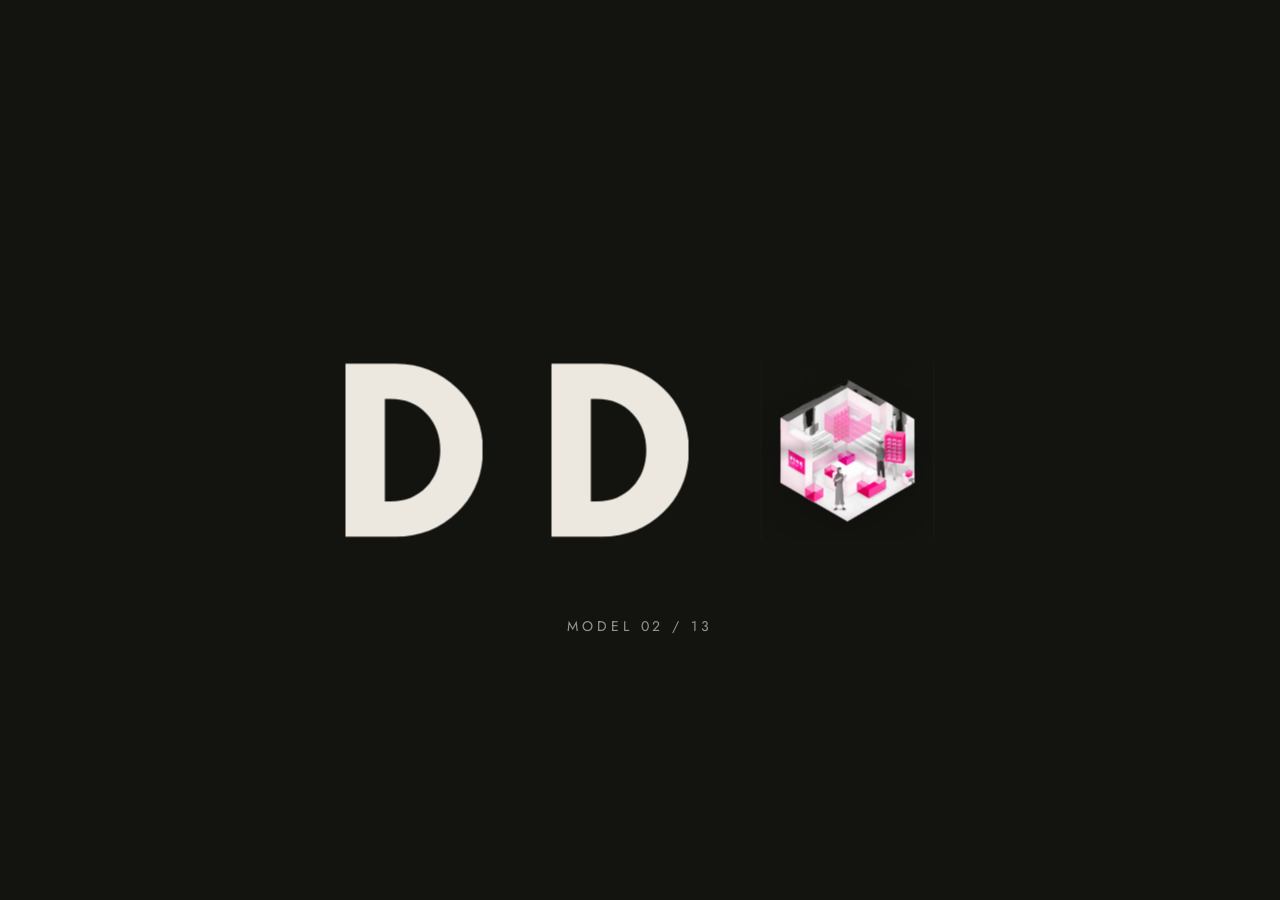
<file: index.html>
<!doctype html>
<html lang="en"><head><meta charset="utf-8"><meta name="viewport" content="width=device-width, initial-scale=1"><meta name="theme-color" content="#151410"><meta name="description" content="D Design Office — Interior architecture in Sydney. Thoughtful spaces for hospitality, retail, wellbeing and everyday life."><title>D Design Office — The art of being somewhere.</title><link rel="icon" type="image/svg+xml" href="assets/favicon.svg"><link rel="preload" href="assets/jost-variable.ttf" as="font" type="font/ttf" crossorigin><link rel="preload" href="assets/hero-sumi-1600.webp" as="image"><link rel="stylesheet" href="style.css?v=ddo-right-alignment"><script src="data.js" defer></script><script src="app.js?v=ddo-right-alignment" defer></script></head><body data-page="home"><noscript><h1>D Design Office</h1><p>The art of being somewhere. Enable JavaScript to explore our bilingual portfolio.</p><a href="mailto:info@ddesignoffice.com">info@ddesignoffice.com</a></noscript></body></html>
</file>
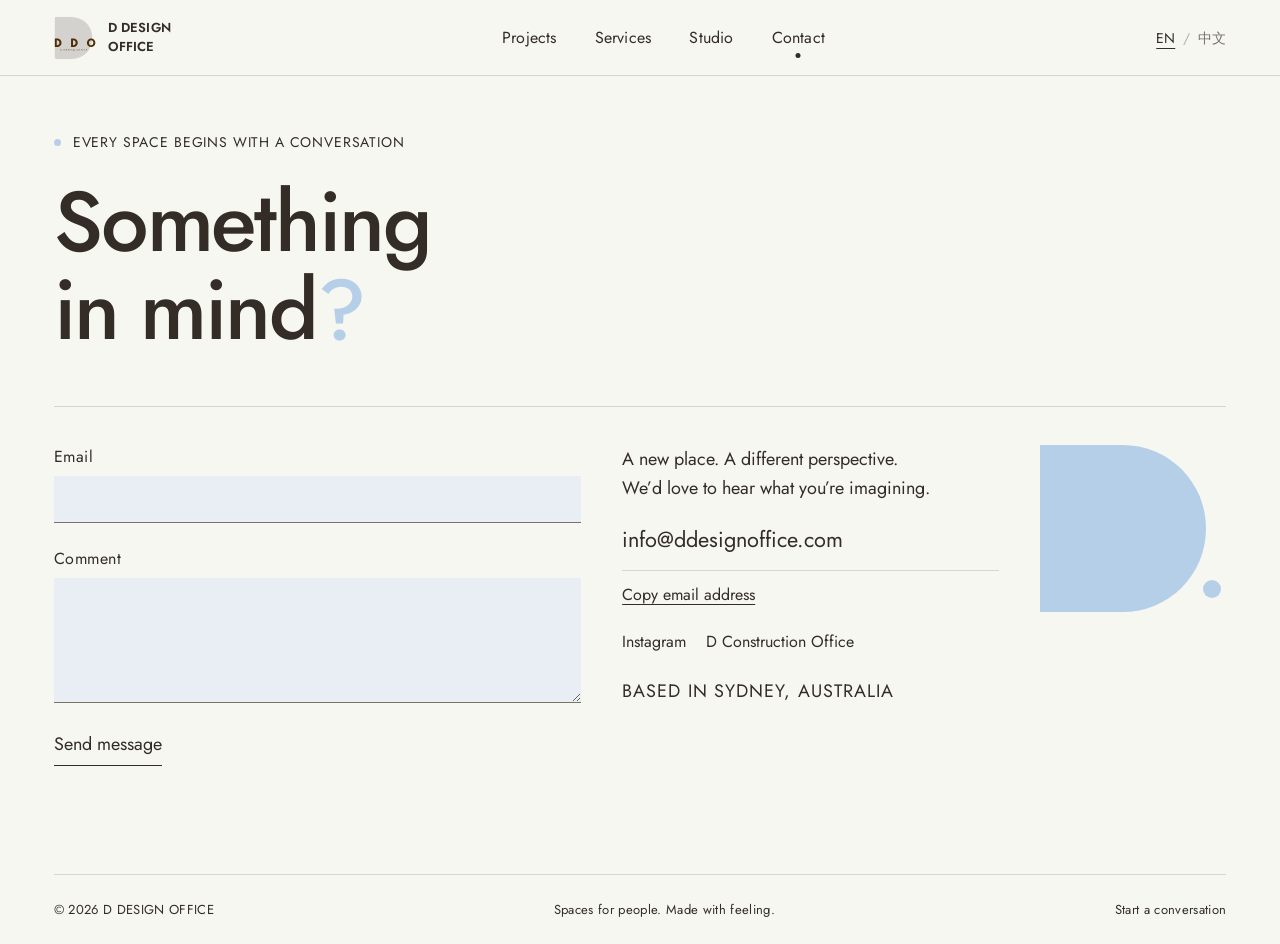
<file: contact/index.html>
<!doctype html>
<html lang="en"><head><meta charset="utf-8"><meta name="viewport" content="width=device-width, initial-scale=1"><meta name="theme-color" content="#f7f7f2"><meta name="description" content="D Design Office — Interior architecture in Sydney. Thoughtful spaces for hospitality, retail, wellbeing and everyday life."><title>D Design Office — Contact</title><link rel="icon" type="image/svg+xml" href="../assets/favicon.svg"><link rel="preload" href="../assets/jost-variable.ttf" as="font" type="font/ttf" crossorigin><link rel="stylesheet" href="../style.css?v=ddo-form-fill"><script src="../data.js" defer></script><script src="../app.js?v=ddo-right-alignment" defer></script></head><body data-page="contact"><form name="ddo-contact" method="post" data-netlify="true" netlify-honeypot="bot-field" hidden><input name="form-name" value="ddo-contact" type="hidden"><input name="bot-field"><input name="email" type="email"><textarea name="comment"></textarea></form><noscript><h1>D Design Office</h1><p>Spaces, with feeling. Enable JavaScript to explore our bilingual portfolio.</p><a href="mailto:info@ddesignoffice.com">info@ddesignoffice.com</a></noscript></body></html>
</file>
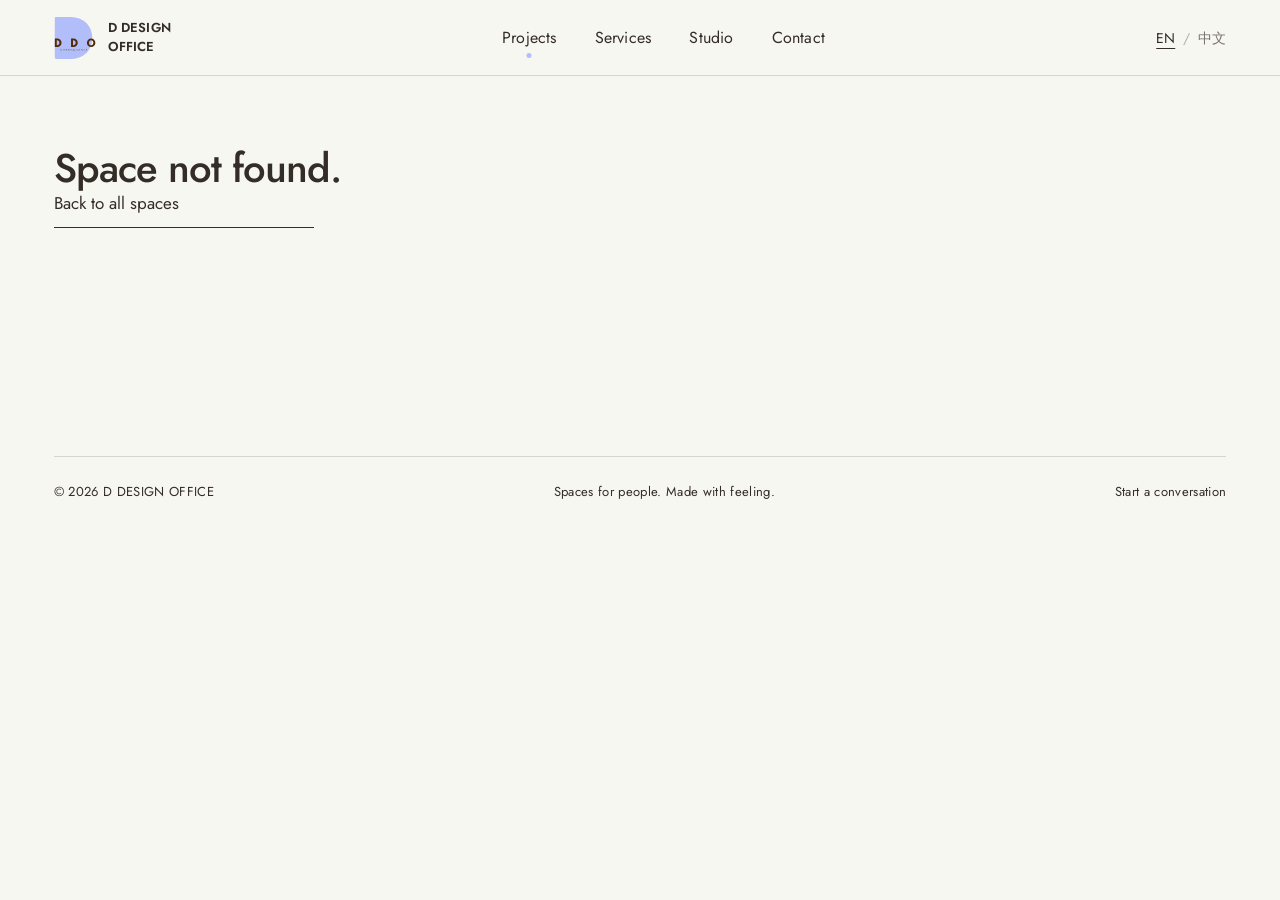
<file: project/index.html>
<!doctype html>
<html lang="en"><head><meta charset="utf-8"><meta name="viewport" content="width=device-width, initial-scale=1"><meta name="theme-color" content="#f7f7f2"><meta name="description" content="D Design Office — Interior architecture in Sydney. Thoughtful spaces for hospitality, retail, wellbeing and everyday life."><title>D Design Office — Project</title><link rel="icon" type="image/svg+xml" href="../assets/favicon.svg"><link rel="preload" href="../assets/jost-variable.ttf" as="font" type="font/ttf" crossorigin><link rel="stylesheet" href="../style.css?v=ddo-details-9"><script src="../data.js" defer></script><script src="../app.js?v=ddo-details-9" defer></script></head><body data-page="project"><noscript><h1>D Design Office</h1><p>Spaces, with feeling. Enable JavaScript to explore our bilingual portfolio.</p><a href="mailto:info@ddesignoffice.com">info@ddesignoffice.com</a></noscript></body></html>
</file>
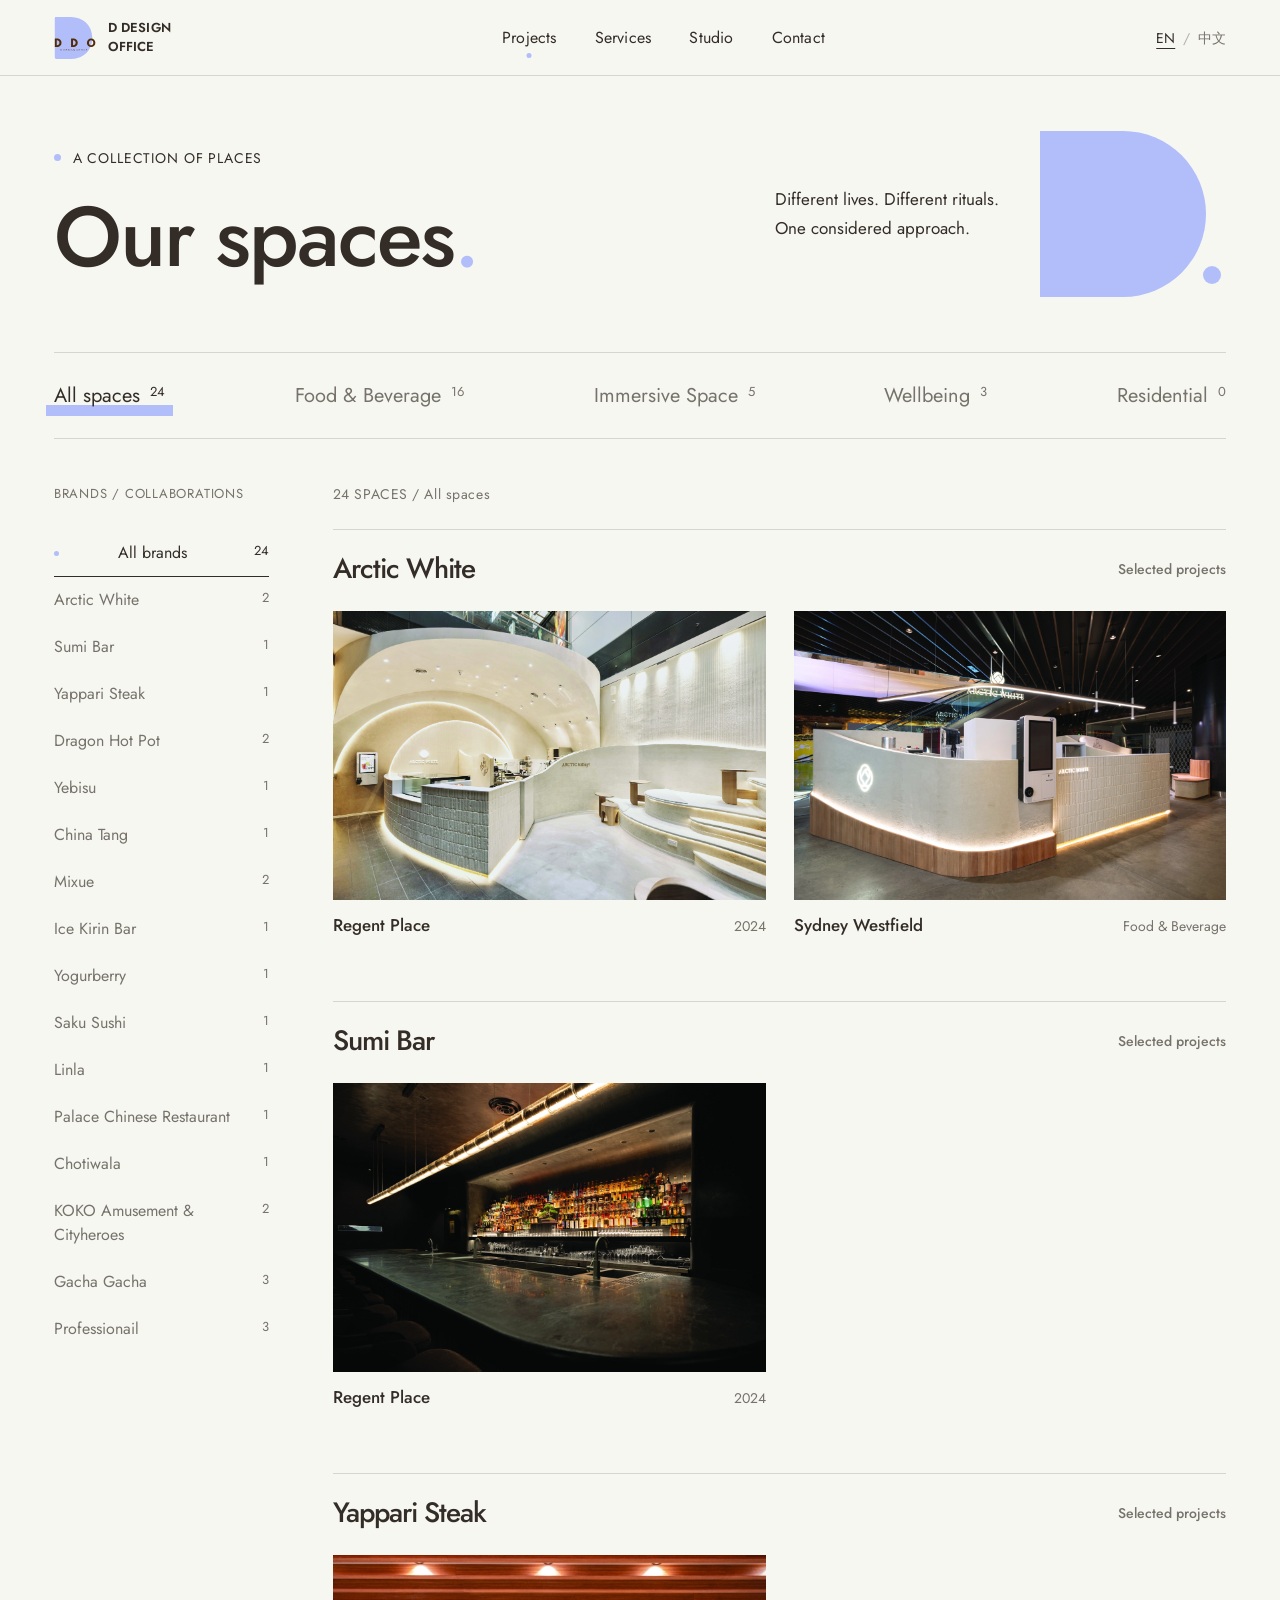
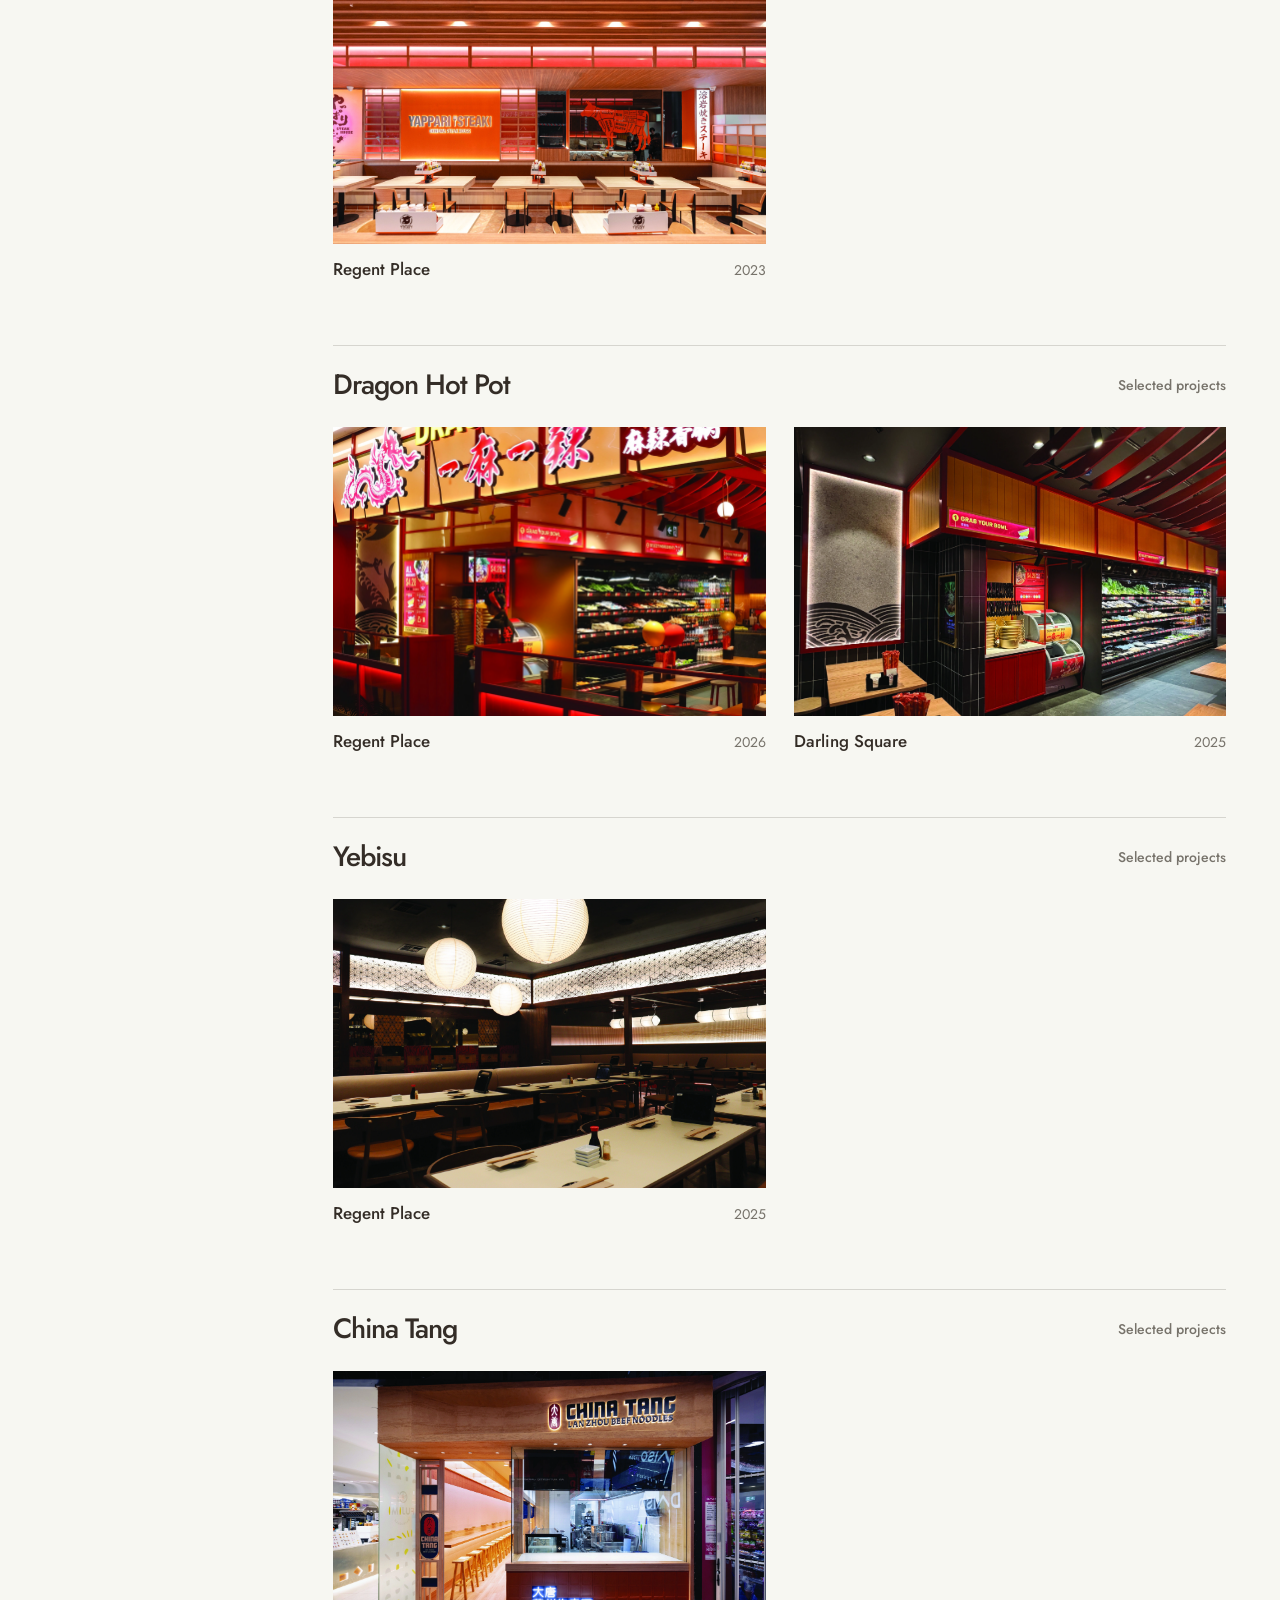
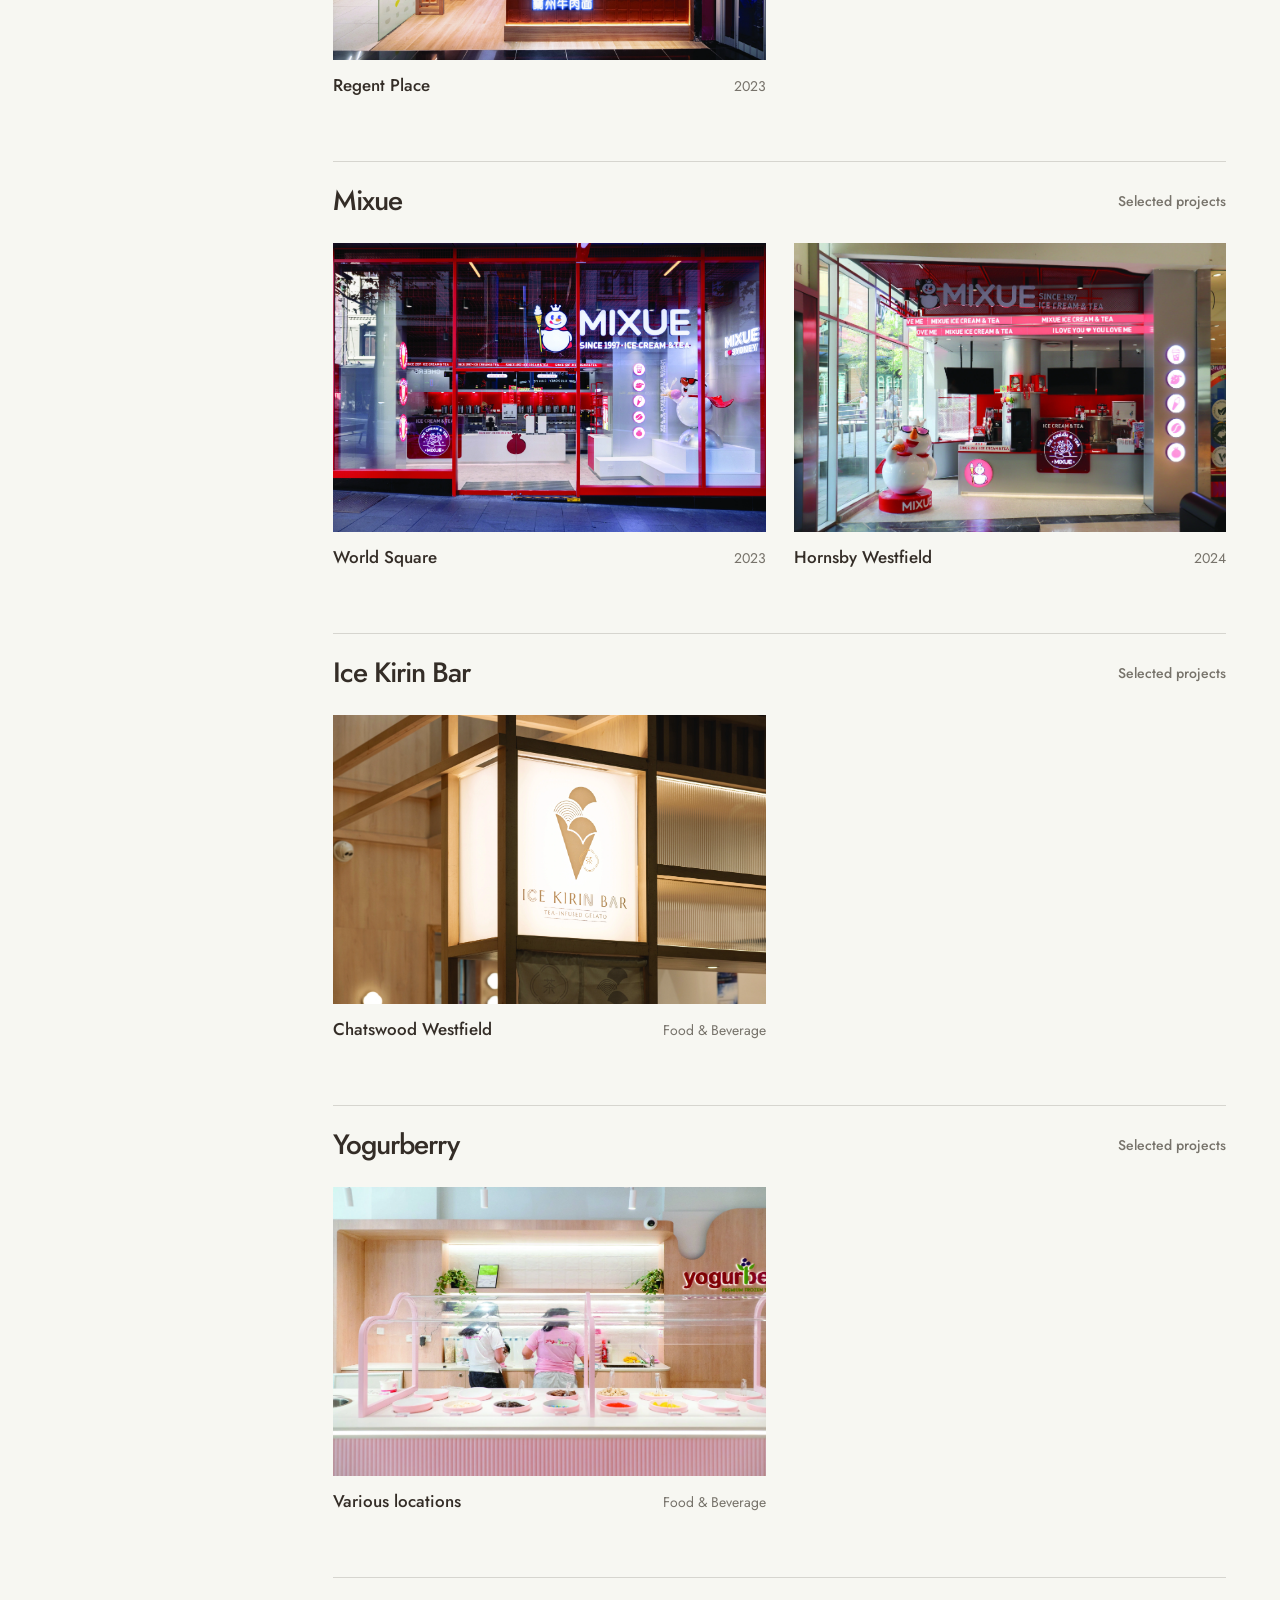
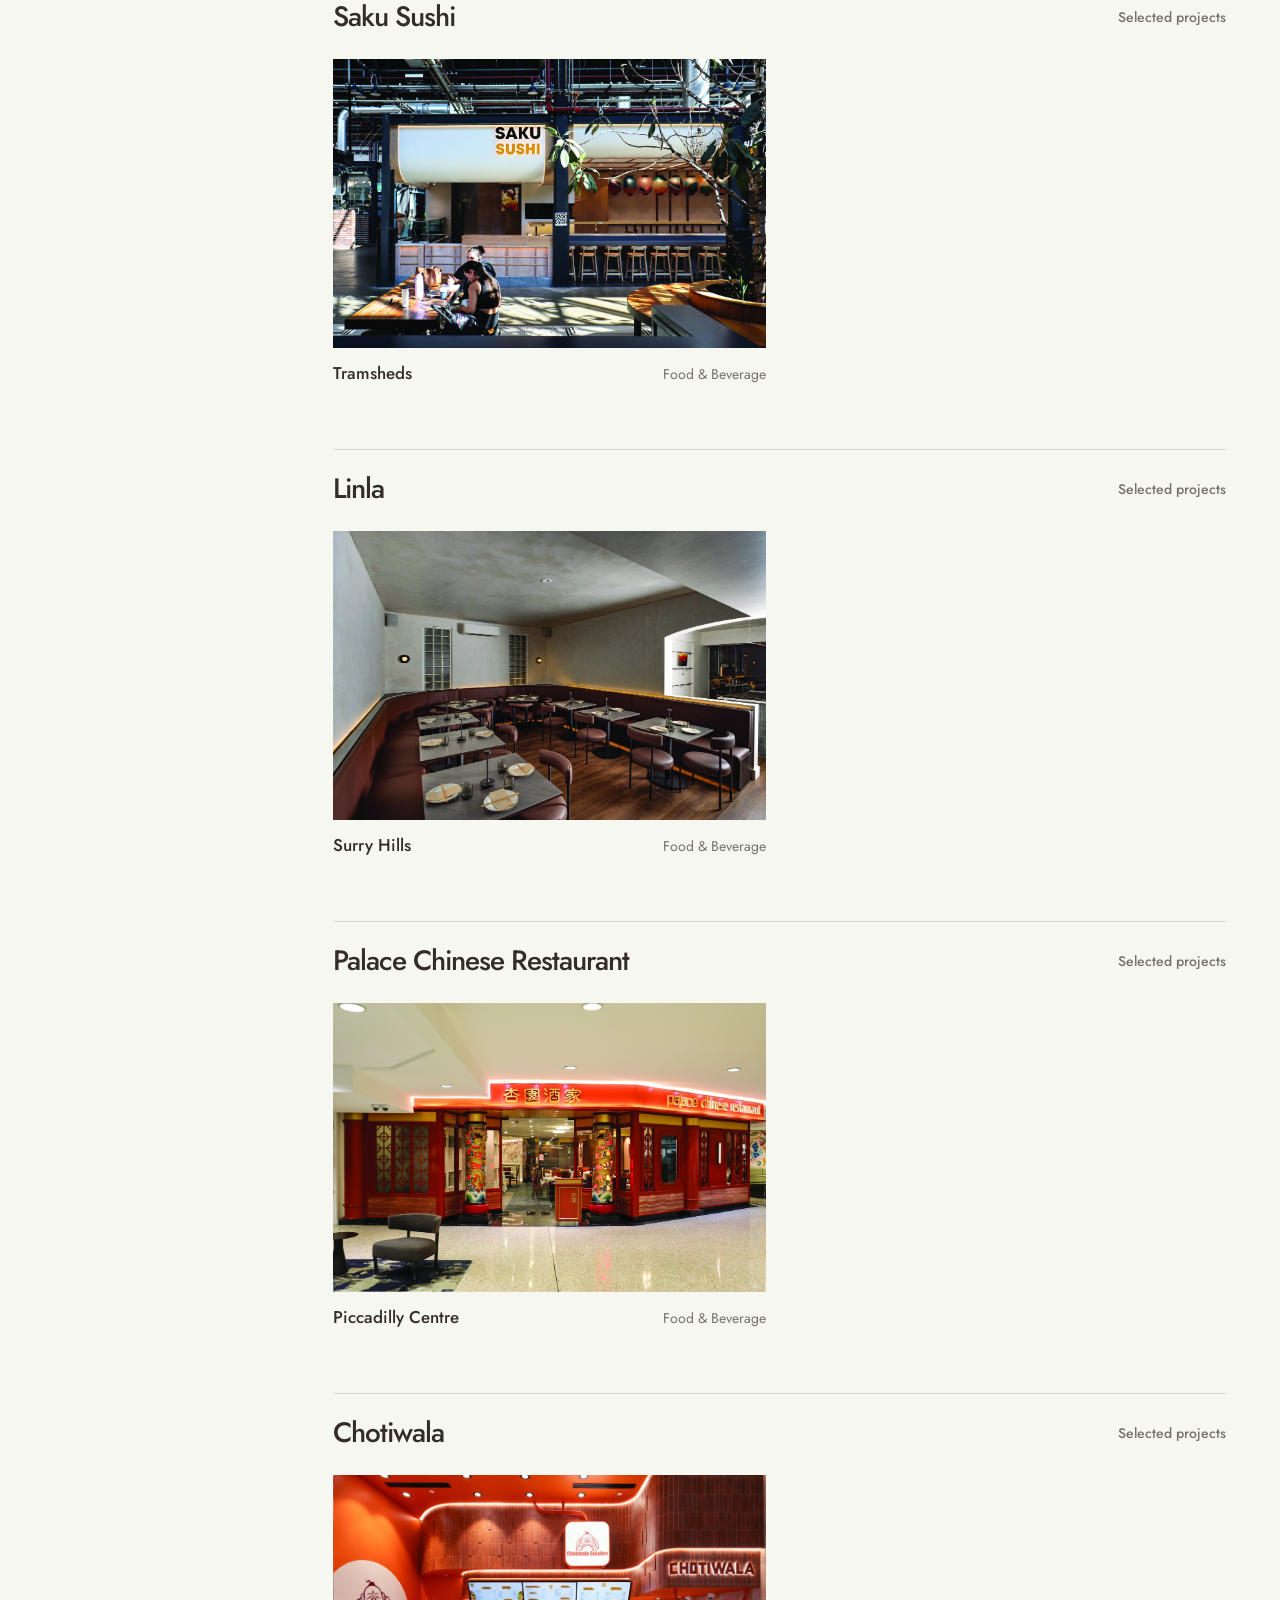
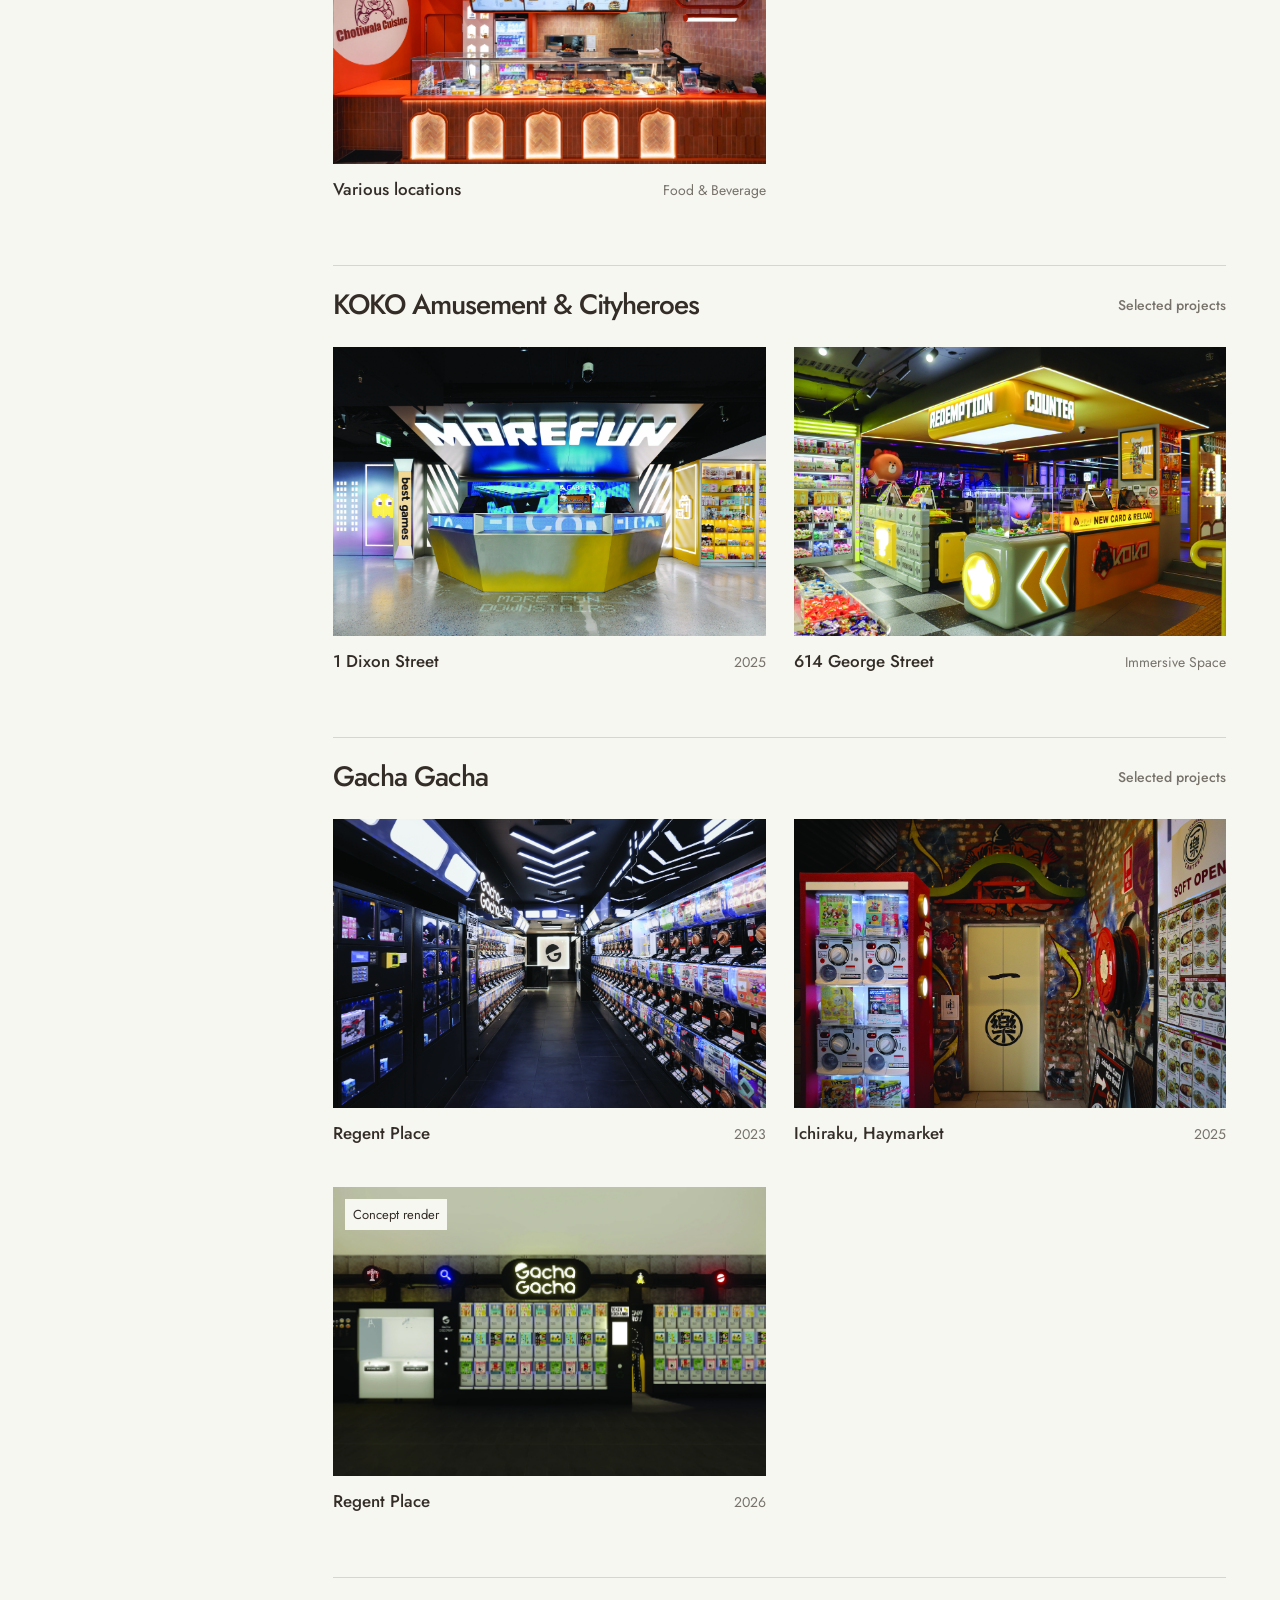
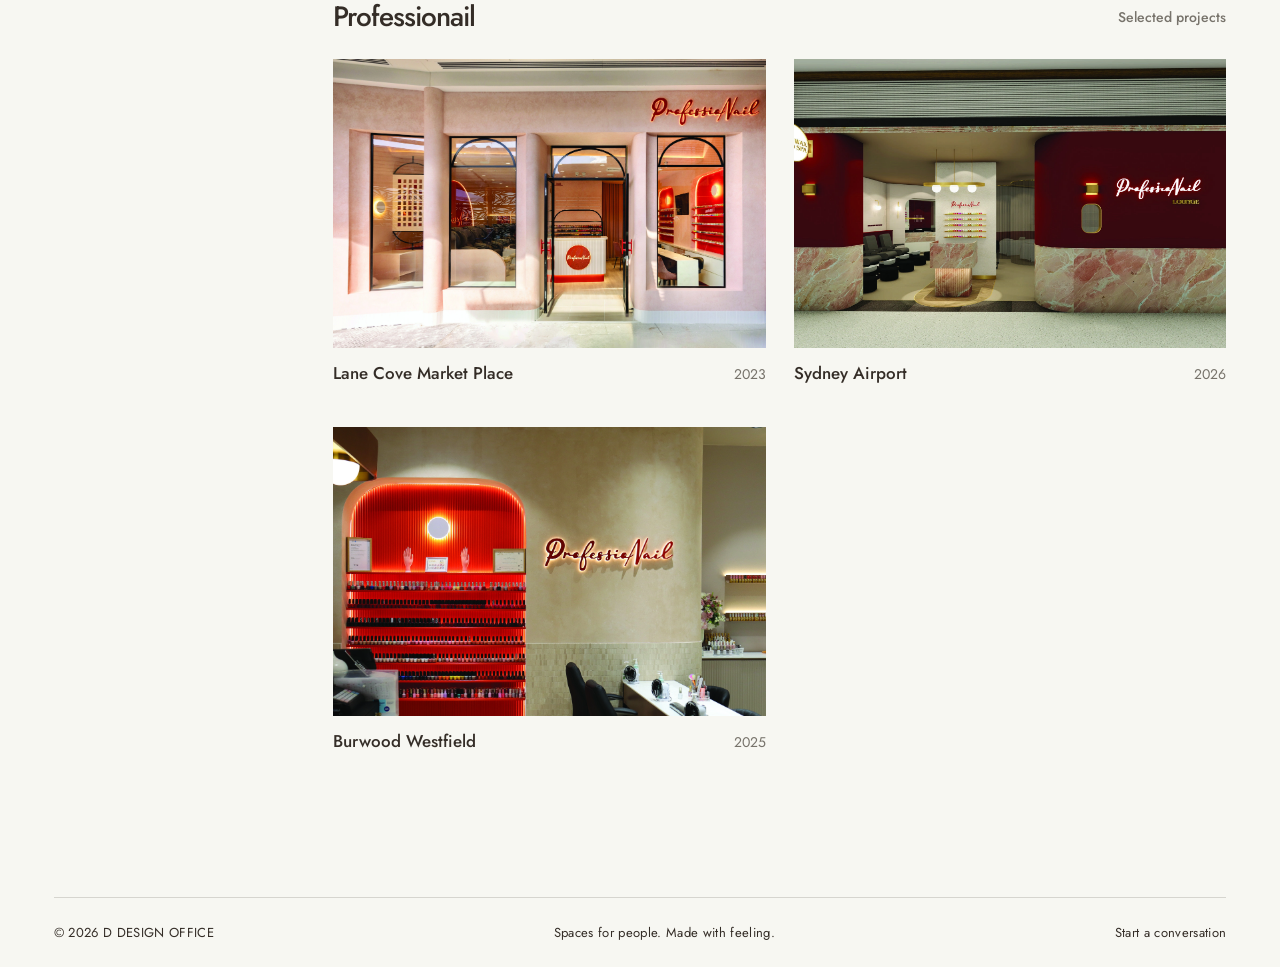
<file: projects/index.html>
<!doctype html>
<html lang="en"><head><meta charset="utf-8"><meta name="viewport" content="width=device-width, initial-scale=1"><meta name="theme-color" content="#f7f7f2"><meta name="description" content="D Design Office — Interior architecture in Sydney. Thoughtful spaces for hospitality, retail, wellbeing and everyday life."><title>D Design Office — Our spaces</title><link rel="icon" type="image/svg+xml" href="../assets/favicon.svg"><link rel="preload" href="../assets/jost-variable.ttf" as="font" type="font/ttf" crossorigin><link rel="stylesheet" href="../style.css?v=ddo-right-alignment"><script src="../data.js" defer></script><script src="../app.js?v=ddo-right-alignment" defer></script></head><body data-page="projects"><noscript><h1>D Design Office</h1><p>Spaces, with feeling. Enable JavaScript to explore our bilingual portfolio.</p><a href="mailto:info@ddesignoffice.com">info@ddesignoffice.com</a></noscript></body></html>
</file>
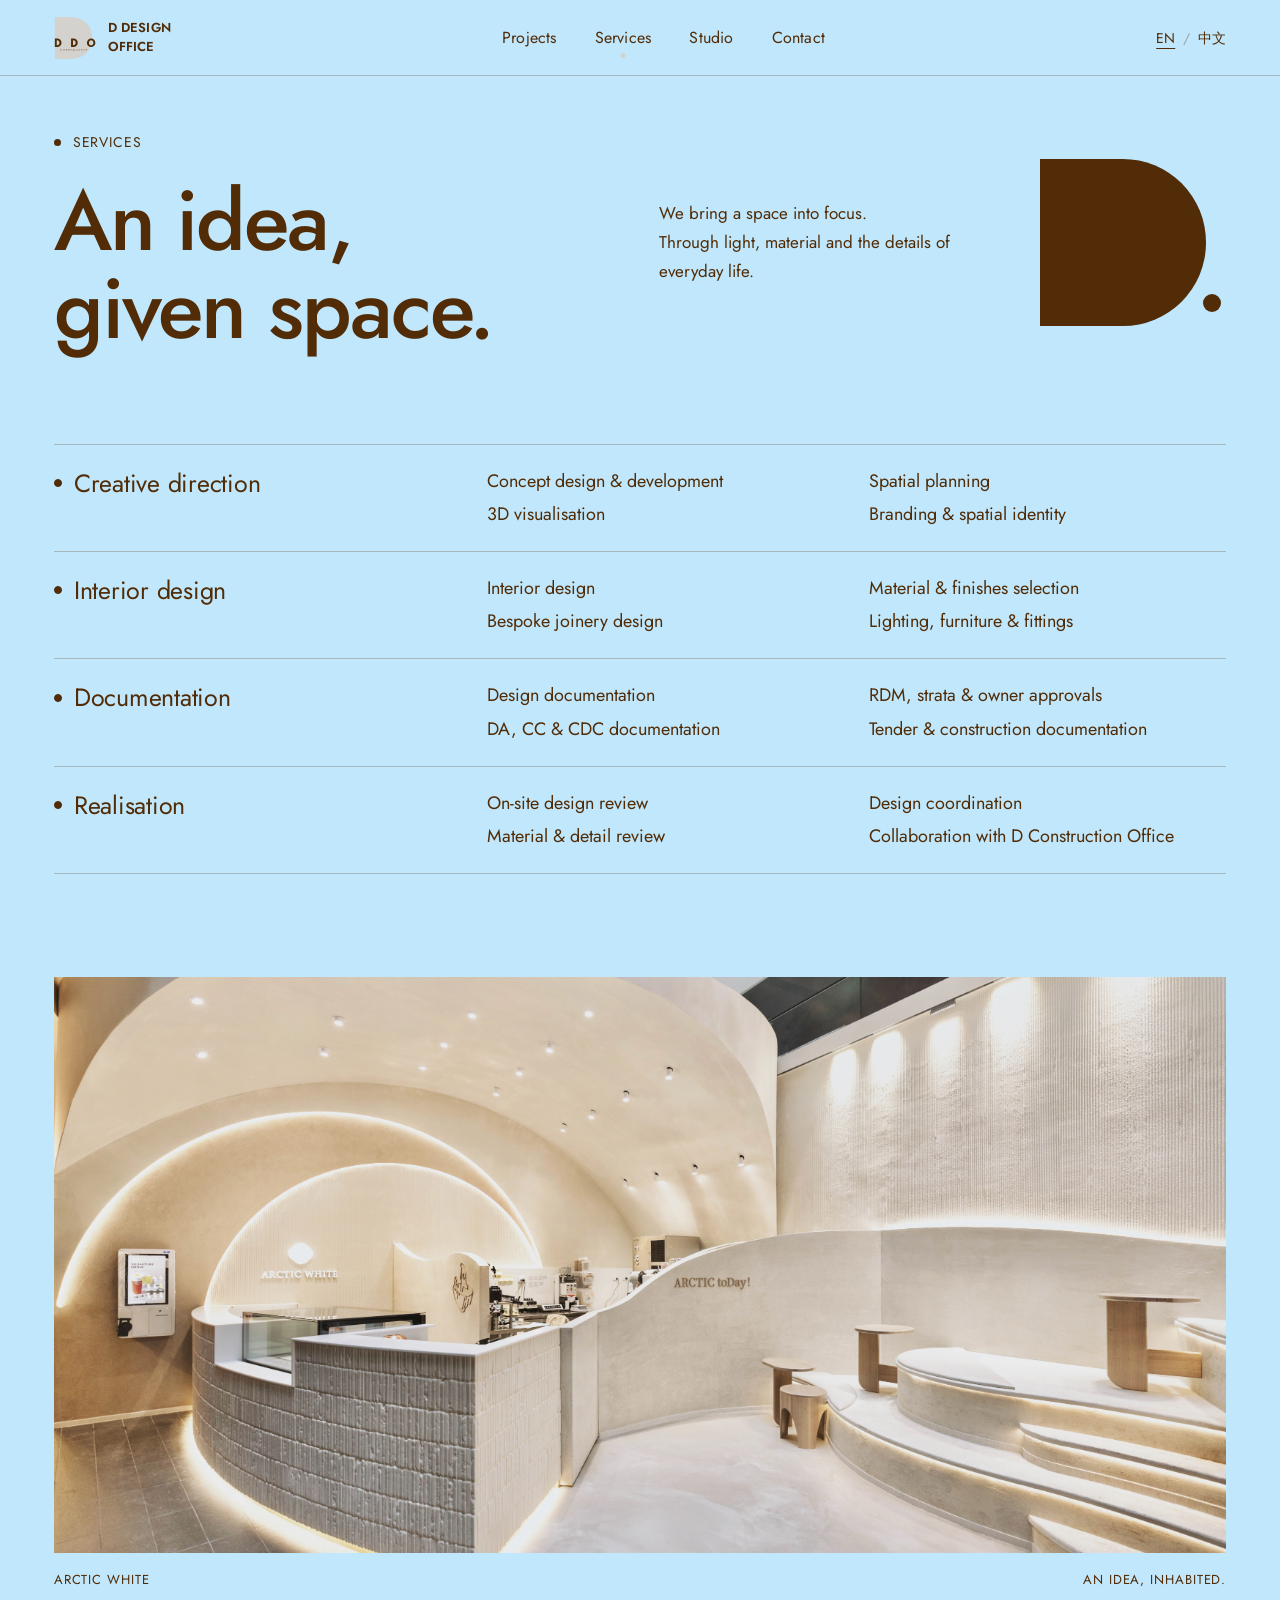
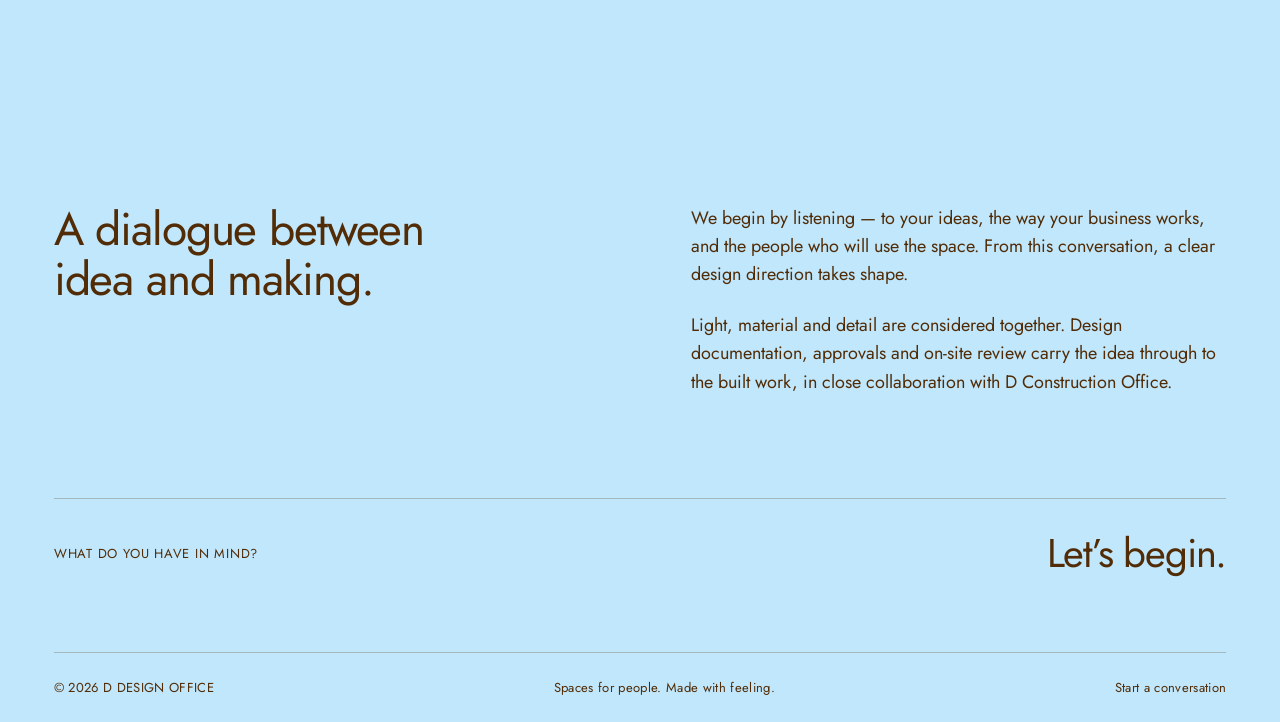
<file: services/index.html>
<!doctype html>
<html lang="en"><head><meta charset="utf-8"><meta name="viewport" content="width=device-width, initial-scale=1"><meta name="theme-color" content="#C0E7FC"><meta name="description" content="D Design Office — Interior architecture in Sydney. Thoughtful spaces for hospitality, retail, wellbeing and everyday life."><title>D Design Office — Services</title><link rel="icon" type="image/svg+xml" href="../assets/favicon.svg"><link rel="preload" href="../assets/jost-variable.ttf" as="font" type="font/ttf" crossorigin><link rel="stylesheet" href="../style.css?v=ddo-services-top-spacing"><script src="../data.js" defer></script><script src="../app.js?v=ddo-right-alignment" defer></script></head><body data-page="services"><noscript><h1>D Design Office</h1><p>Spaces, with feeling. Enable JavaScript to explore our bilingual portfolio.</p><a href="mailto:info@ddesignoffice.com">info@ddesignoffice.com</a></noscript></body></html>
</file>
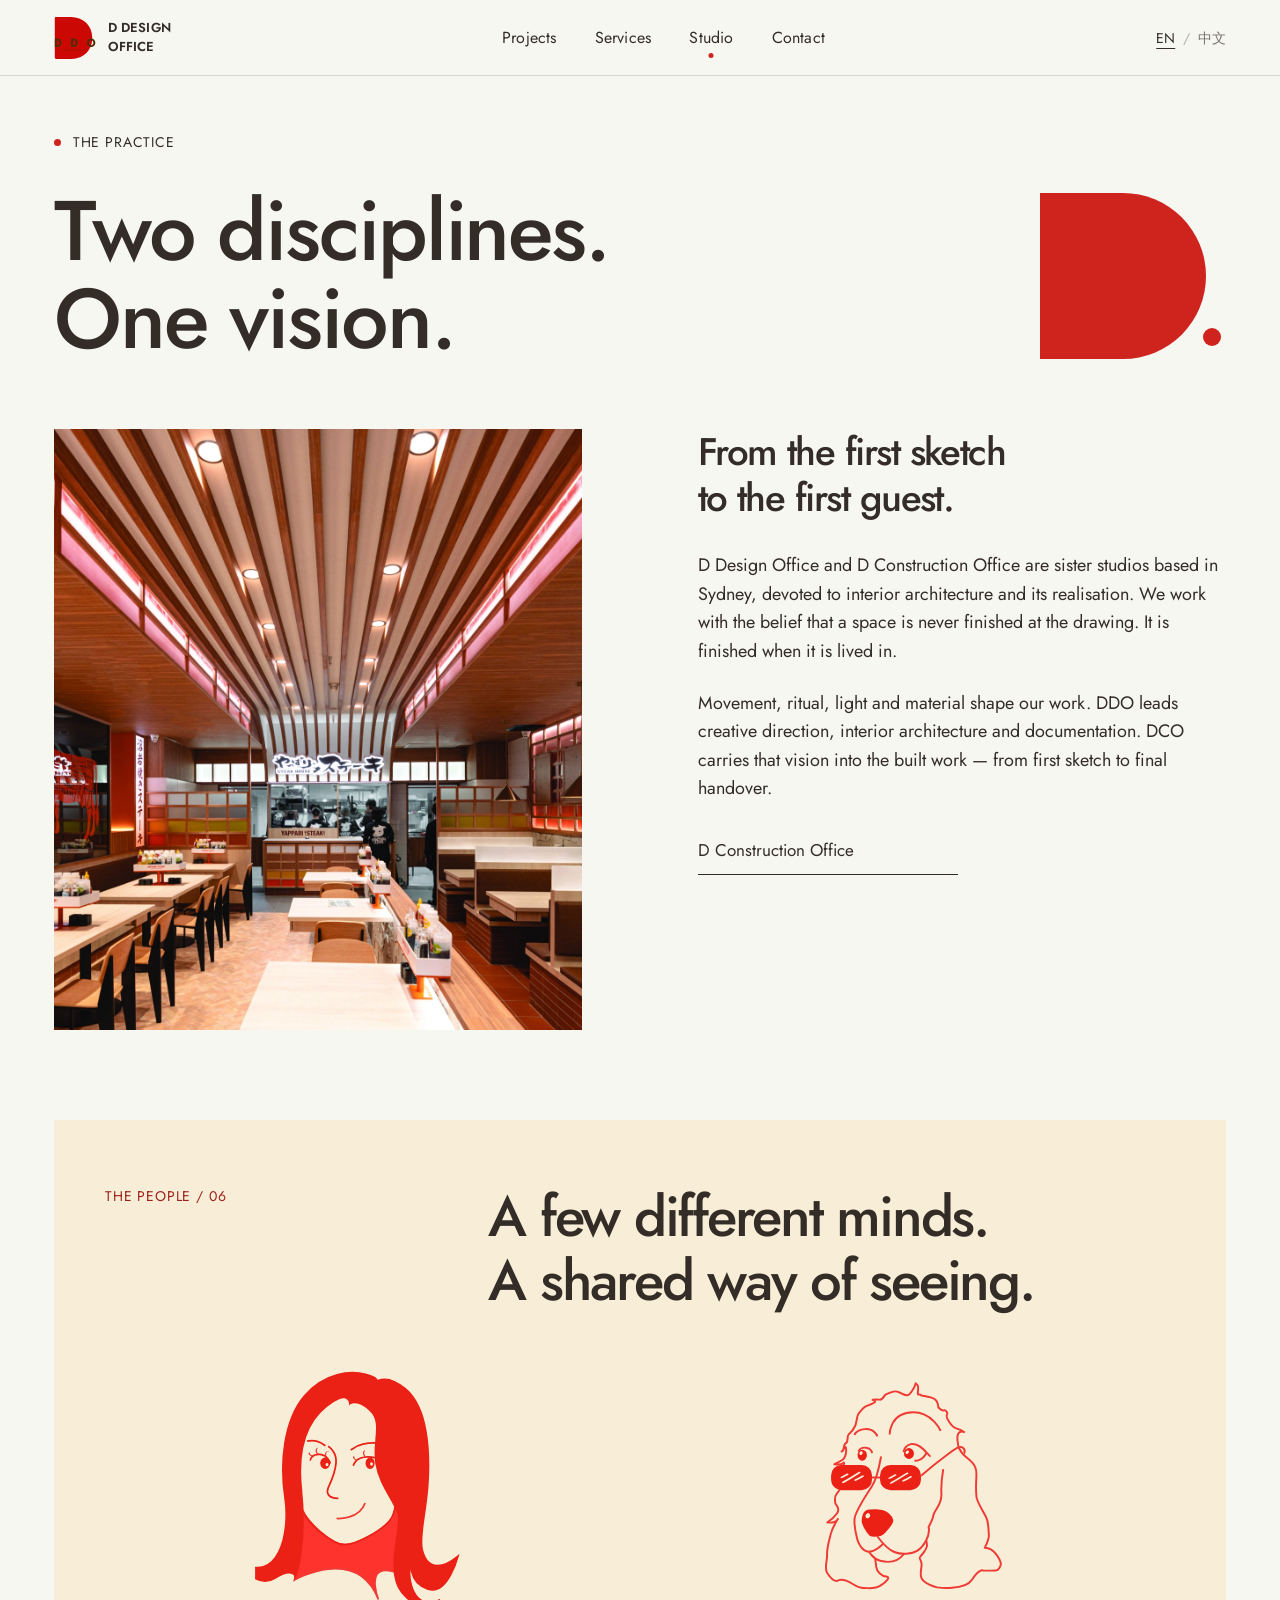
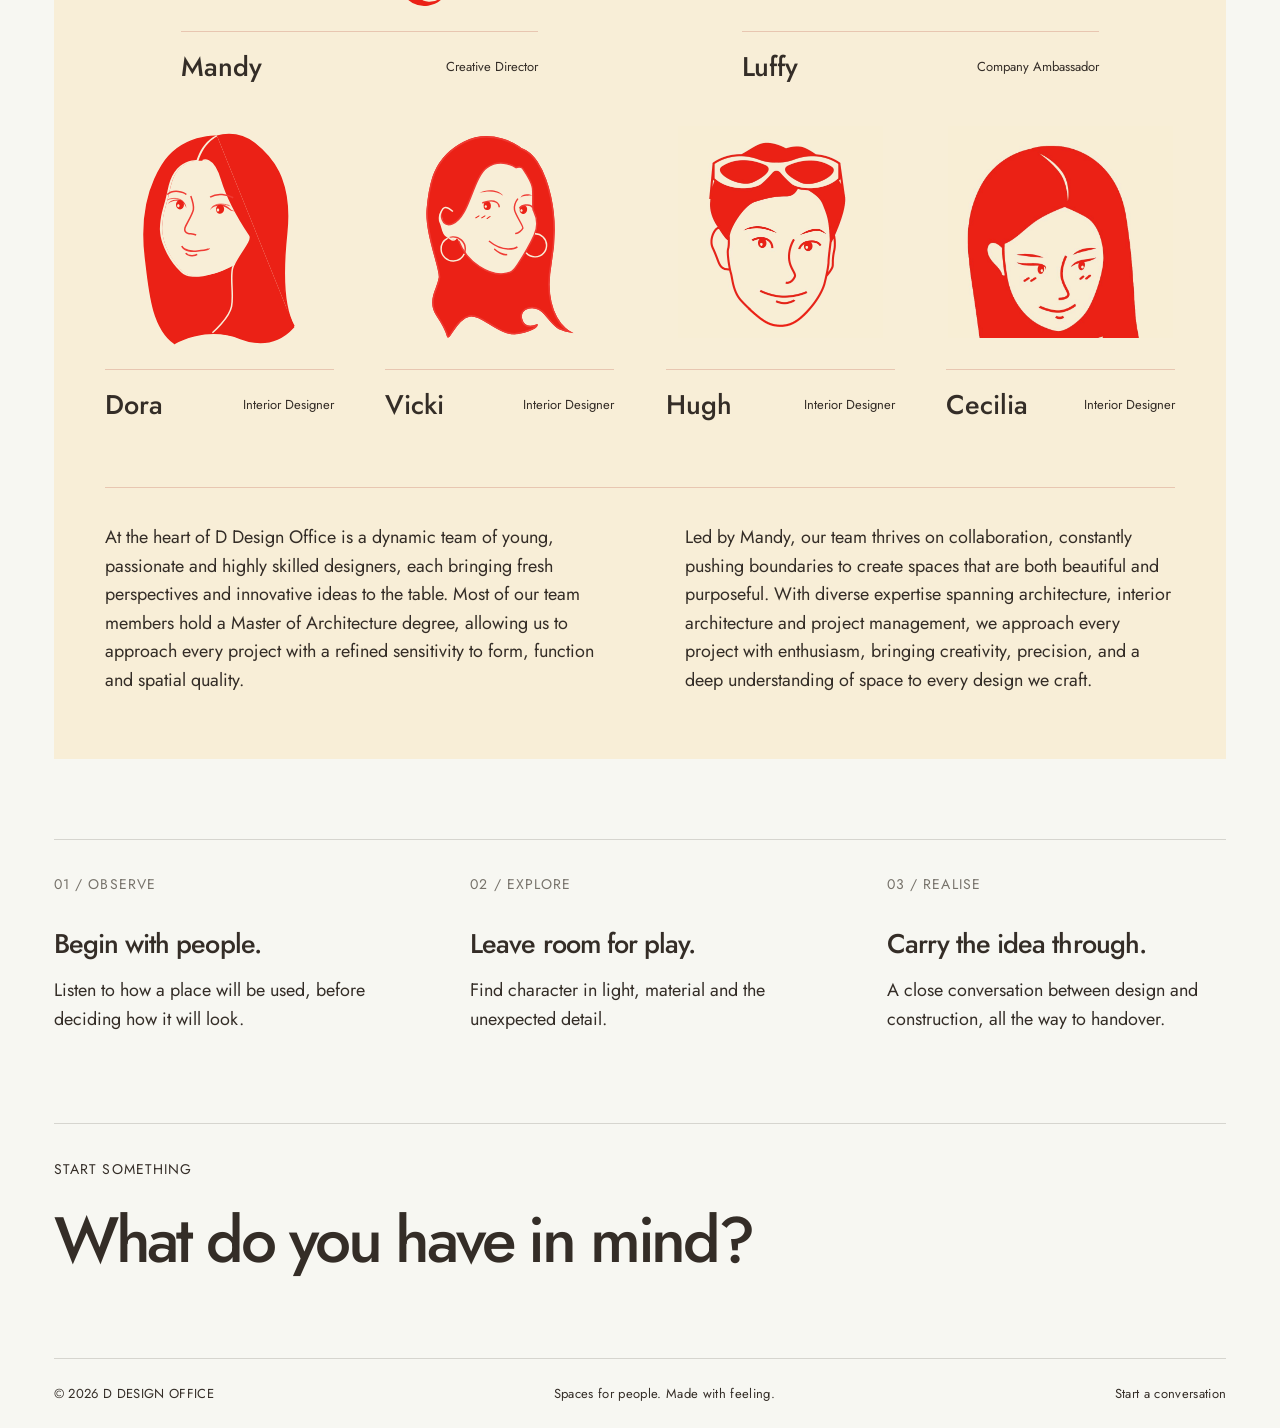
<file: studio/index.html>
<!doctype html>
<html lang="en"><head><meta charset="utf-8"><meta name="viewport" content="width=device-width, initial-scale=1"><meta name="theme-color" content="#f7f7f2"><meta name="description" content="D Design Office — Interior architecture in Sydney. Thoughtful spaces for hospitality, retail, wellbeing and everyday life."><title>D Design Office — Our studio</title><link rel="icon" type="image/svg+xml" href="../assets/favicon.svg"><link rel="preload" href="../assets/jost-variable.ttf" as="font" type="font/ttf" crossorigin><link rel="stylesheet" href="../style.css?v=ddo-right-alignment"><script src="../data.js" defer></script><script src="../app.js?v=ddo-right-alignment" defer></script></head><body data-page="studio"><noscript><h1>D Design Office</h1><p>Spaces, with feeling. Enable JavaScript to explore our bilingual portfolio.</p><a href="mailto:info@ddesignoffice.com">info@ddesignoffice.com</a></noscript></body></html>
</file>
<file: style.css>
@font-face{font-family:Jost;src:url("assets/jost-variable.ttf") format("truetype");font-weight:100 900;font-display:swap}
:root{--paper:#f7f7f2;--ink:#342d27;--blue:#b6cfe9;--muted:#77736b;--line:#342d272b;--pad:clamp(24px,4.2vw,80px);--ease:cubic-bezier(.22,.75,.2,1)}
*{box-sizing:border-box}html{scroll-behavior:smooth;scroll-padding-top:100px}body{margin:0;background:var(--paper);color:var(--ink);font-family:"Myriad Pro","MyriadPro-Regular",Jost,"PingFang SC","Microsoft YaHei",sans-serif;font-size:16px;font-weight:400;-webkit-font-smoothing:antialiased}button,a{-webkit-tap-highlight-color:transparent;touch-action:manipulation}button{font:inherit;background:none;border:0;color:inherit;cursor:pointer;padding:0}a{color:inherit;text-decoration:none}a:focus-visible,button:focus-visible{outline:2px solid #45749c;outline-offset:6px}button:disabled{cursor:default}h1,h2,h3,p,figure{margin:0}h1,h2,h3{font-weight:500}img{display:block;max-width:100%}::selection{background:var(--blue);color:var(--ink)}.arrow{display:inline-block;width:27px;height:27px;flex:none;transition:transform .35s var(--ease);vertical-align:middle}.arrow.sw{transform:rotate(180deg)}a:hover>.arrow{transform:translate(3px,-3px)}a:hover>.arrow.sw{transform:rotate(180deg) translate(3px,-3px)}.skip{position:fixed;top:-100px;left:20px;background:var(--ink);color:var(--paper);padding:14px;z-index:99}.skip:focus{top:10px}.dot{width:7px;height:7px;display:inline-block;border-radius:50%;background:#7298bd;margin-right:12px;box-shadow:0 0 0 0 #b6cfe966;animation:dotPulse 4s ease-in-out infinite}.eyebrow{font-size:13px;letter-spacing:.09em;line-height:1.6;display:flex;align-items:center}.header{height:112px;margin:0 var(--pad);border-bottom:1px solid var(--line);display:flex;align-items:center;gap:45px;position:relative;z-index:10}.brand{display:flex;gap:12px;align-items:center;font-size:13px;line-height:1.4;letter-spacing:.01em;font-weight:600}.logo-symbol{width:65px;height:60px}.header-note{font-size:13px;line-height:1.6;letter-spacing:.02em;margin-left:auto;margin-right:9vw}.navigation{display:flex;align-items:center;gap:35px}.navigation a{display:flex;align-items:center;gap:9px;font-size:14px;position:relative;min-height:40px}.navigation a:after{content:'';height:5px;width:5px;position:absolute;bottom:1px;left:0;border-radius:50%;background:var(--ink);transform:scale(0);transition:transform .25s}.navigation a:hover:after,.navigation a[aria-current]:after{transform:scale(1)}.navigation .arrow{width:17px;height:17px}.language{display:flex;gap:8px;font-size:13px;align-items:center;white-space:nowrap}.language button{min-height:40px;color:var(--muted)}.language button[aria-pressed=true]{color:var(--ink);text-decoration:underline;text-underline-offset:5px}.language span{opacity:.35}.footer{margin:0 var(--pad);border-top:1px solid var(--line);padding:25px 0;display:flex;justify-content:space-between;align-items:center;font-size:13px;letter-spacing:.025em;gap:22px}.footer a{display:flex;align-items:center;gap:25px}.footer .arrow{width:20px;height:20px}.is-home .footer{display:none}.home{padding:0 var(--pad);height:calc(100svh - 112px);min-height:570px;display:flex;flex-direction:column}.hero{display:grid;grid-template-columns:41% 59%;gap:0;flex:1;min-height:0;align-items:center;padding:42px 0 25px}.hero-copy{position:relative;z-index:2;align-self:stretch;display:flex;flex-direction:column;padding:6px 0 0}.hero-copy h1{font-size:clamp(76px,8.7vw,155px);line-height:.98;letter-spacing:-.075em;position:relative;margin:auto 0;font-weight:500;padding:20px 0 20px}.hero-copy h1 span{position:relative;z-index:1}.hero-copy .eyebrow{font-size:13px;letter-spacing:.07em}.hero-copy h1 .play-dot{display:block;position:absolute;width:clamp(22px,3vw,50px);height:clamp(22px,3vw,50px);border-radius:50%;background:var(--blue);right:15%;top:38%;animation:floatDot 7s ease-in-out infinite;z-index:-1}.hero-intro{max-width:285px}.hero-intro p{font-size:14px;line-height:1.8;margin-bottom:23px}.text-link{display:flex;justify-content:space-between;align-items:center;gap:30px;font-size:14px;border-bottom:1px solid var(--ink);padding:0 0 12px;max-width:260px}.hero-art{height:100%;min-height:0;display:flex;flex-direction:column;padding-left:18px;padding-top:6px}.hero-image-wrap{position:relative;flex:1;min-height:0;background:var(--blue);isolation:isolate;overflow:hidden}.hero-images{height:100%;width:100%;position:relative;animation:aperture 1.8s var(--ease) both}.hero-image{position:absolute;inset:0;width:100%;height:100%;object-fit:cover;opacity:0;transform:scale(1.035);transition:opacity 1.2s var(--ease),transform 7s linear;pointer-events:none}.hero-image.is-active{opacity:1;transform:scale(1)}.hero-image:nth-child(4){object-position:center 62%}.blue-curtain{position:absolute;inset:0;background:var(--blue);z-index:2;transform-origin:left;animation:curtain 1.5s .15s var(--ease) both;pointer-events:none}.photo-index{position:absolute;top:20px;left:20px;background:var(--paper);padding:7px 10px;font-size:13px;letter-spacing:.06em}.photo-open{position:absolute;right:0;bottom:0;width:72px;height:72px;display:grid;place-items:center;background:var(--blue);transition:background .3s}.photo-open .arrow{width:34px;height:34px}.photo-open:hover{background:var(--paper)}.image-caption{display:flex;justify-content:space-between;align-items:center;gap:10px;padding-top:17px;min-height:53px}.image-caption>a{font-size:13px}.image-caption>a>span{margin-left:15px;font-size:13px;color:var(--muted)}.slide-controls{display:flex;gap:6px;align-items:center}.slide-controls button{width:31px;height:32px;position:relative;font-size:13px;display:grid;place-items:center}.slide-controls button:after{content:'';position:absolute;bottom:0;left:8px;right:8px;height:2px;background:var(--blue);transform:scaleX(0);transition:transform .3s}.slide-controls button[aria-pressed=true]:after{transform:scaleX(1)}.slide-controls button:hover{background:var(--blue)}#pause{margin-left:8px}.pause-icon{display:block;width:8px;height:10px;border-left:2px solid var(--ink);border-right:2px solid var(--ink)}.play-icon{width:0;height:0;border-top:5px solid transparent;border-bottom:5px solid transparent;border-left:7px solid var(--ink)}.home-baseline{border-top:1px solid var(--line);padding:20px 0;display:flex;justify-content:space-between;gap:20px;font-size:13px;letter-spacing:.06em;flex-shrink:0}.page{margin:0 var(--pad);padding:55px 0 80px;min-height:calc(100svh - 190px)}.page-heading{display:flex;justify-content:space-between;align-items:flex-end;padding-bottom:55px;gap:35px}.page-heading h1{font-size:clamp(65px,8vw,125px);line-height:1.1;letter-spacing:-.065em;margin-top:25px}.heading-dot{color:#86a8c9}.page-heading>p{font-size:14px;line-height:1.7;padding-bottom:8px}.sector-filter{display:flex;justify-content:space-between;gap:20px;border-top:1px solid var(--line);border-bottom:1px solid var(--line);padding:20px 0;margin-bottom:45px}.sector-filter button{font-size:17px;display:flex;align-items:start;gap:10px;position:relative;padding:8px 0;color:var(--muted)}.sector-filter button[aria-pressed=true]{color:var(--ink)}.sector-filter button[aria-pressed=true]:before{content:'';position:absolute;left:-8px;bottom:2px;right:-8px;height:11px;background:var(--blue);z-index:-1}.sector-filter sup{font-size:13px;line-height:1.7}.collection{display:grid;grid-template-columns:215px 1fr;gap:5vw}.brand-filter{align-self:start;position:sticky;top:35px}.brand-filter>.eyebrow{font-size:13px;margin-bottom:25px;color:var(--muted)}.brand-filter button{display:flex;text-align:left;justify-content:space-between;gap:16px;width:100%;font-size:13px;line-height:1.5;padding:10px 0;color:var(--muted);border-bottom:1px solid transparent}.brand-filter button span{font-size:13px;flex-shrink:0}.brand-filter button[aria-pressed=true]{color:var(--ink);border-bottom-color:var(--ink)}.brand-filter button:hover{color:var(--ink)}.brand-filter button[aria-pressed=true]:before{content:'';flex:0 0 5px;width:5px;height:5px;border-radius:50%;background:#7ba2c5;align-self:center;margin-right:-8px}.result-count{font-size:13px;letter-spacing:.04em;color:var(--muted);margin-bottom:25px}.brand-group{margin-bottom:50px}.brand-group h2{display:flex;justify-content:space-between;align-items:center;font-size:24px;letter-spacing:-.035em;border-top:1px solid var(--line);padding:18px 0 22px;gap:20px}.brand-group h2>span{font-size:13px;letter-spacing:0;color:var(--muted);white-space:nowrap}.project-grid{display:grid;grid-template-columns:1fr 1fr;gap:28px}.card-image{aspect-ratio:1.5;position:relative;overflow:hidden;background:#e7e5df}.card-image img{height:100%;width:100%;object-fit:cover;transition:transform .8s var(--ease)}.project-card:hover .card-image img{transform:scale(1.04)}.card-arrow{position:absolute;bottom:0;right:0;width:46px;height:46px;background:var(--blue);display:grid;place-items:center;transform:translateY(100%);transition:transform .3s}.project-card:hover .card-arrow,.project-card:focus-visible .card-arrow{transform:none}.status-badge{position:absolute;top:12px;left:12px;background:var(--paper);font-size:13px;padding:6px 8px}.card-caption{display:flex;align-items:center;justify-content:space-between;gap:12px;padding:13px 0}.card-caption h3{font-size:14px;line-height:1.5}.card-caption>span{font-size:13px;color:var(--muted);white-space:nowrap}.empty-state{min-height:380px;position:relative;padding:70px 0;overflow:hidden}.empty-state h2{font-size:clamp(30px,4vw,56px);letter-spacing:-.05em;position:relative}.empty-state p{font-size:15px;line-height:1.8;margin:25px 0 35px;position:relative}.empty-state .text-link{position:relative}.empty-d{position:absolute;width:280px;height:280px;right:0;top:0;background:var(--blue);border-radius:0 50% 50% 0;opacity:.35}.back-link{display:flex;align-items:center;gap:15px;font-size:13px;margin-bottom:48px}.back-link .arrow{width:20px;height:20px}.detail-heading{display:flex;justify-content:space-between;gap:50px;align-items:end;margin-bottom:35px}.detail-heading h1{font-size:clamp(48px,7vw,110px);letter-spacing:-.06em;line-height:1.06;max-width:70%}.detail-heading p{font-size:15px;line-height:1.6;max-width:230px}.project-meta{border-top:1px solid var(--line);padding:18px 0;display:flex;gap:35px;font-size:13px}.project-meta span:last-child{margin-left:auto}.detail-cover{width:100%;position:relative;background:#e7e5df;display:block;max-height:78vh;overflow:hidden}.detail-cover>img{width:100%;max-height:78vh;object-fit:contain}.detail-cover>span{position:absolute;bottom:0;right:0;background:var(--blue);padding:18px}.detail-caption{display:flex;justify-content:space-between;gap:20px;font-size:13px;padding:17px 0 65px}.detail-gallery{display:grid;grid-template-columns:1fr 1fr;gap:6vw}.detail-gallery figure:nth-child(even){padding-top:12vw}.detail-gallery figure:last-child:nth-child(odd){grid-column:1 / -1;width:70%;margin:20px auto}.detail-gallery button{width:100%;display:block}.detail-gallery img{width:100%;max-height:75vh;object-fit:contain;background:#e7e5df}.detail-gallery figcaption{font-size:13px;color:var(--muted);padding-top:12px}.next-project{display:grid;grid-template-columns:1fr auto;gap:25px;align-items:center;border-top:1px solid var(--line);padding-top:35px;margin-top:90px}.next-project>span{grid-column:1/-1;font-size:13px;letter-spacing:.08em}.next-project h2{font-size:clamp(32px,5vw,76px);letter-spacing:-.05em;line-height:1.15}.next-project>.arrow{width:60px;height:60px}.lightbox{border:0;background:#171714;color:#f7f7f2;width:100vw;height:100dvh;max-width:100vw;max-height:100dvh;padding:65px 80px;margin:0}.lightbox::backdrop{background:#171714}.lightbox[open]{display:grid;place-items:center}.lightbox>img{height:calc(100dvh - 140px);width:100%;object-fit:contain}.lightbox button{position:absolute;display:grid;place-items:center;width:48px;height:48px}.light-close{right:20px;top:15px}.light-close svg{width:32px;height:32px}.light-prev{left:15px;top:calc(50% - 24px)}.light-next{right:15px;top:calc(50% - 24px)}.lightbox>p{position:absolute;bottom:24px;left:30px;font-size:13px}.studio-heading{display:flex;align-items:center;justify-content:space-between;margin:35px 0 65px;gap:30px}.studio-heading h1{font-size:clamp(55px,8.5vw,135px);letter-spacing:-.065em;line-height:1.03}.studio-sign{position:relative;width:180px;height:180px;background:var(--blue);border-radius:0 50% 50% 0;display:grid;place-items:center}.studio-sign>span{font-size:110px;letter-spacing:-.05em;transform:translateX(-8px)}.studio-sign>i{width:20px;height:20px;border-radius:50%;background:var(--ink);position:absolute;right:-15px;bottom:15px;animation:floatDot 7s ease-in-out infinite}.studio-layout{display:grid;grid-template-columns:1fr 1fr;gap:9vw;align-items:start}.studio-layout>img{aspect-ratio:.88;height:auto;object-fit:cover}.studio-copy h2{font-size:clamp(30px,3vw,44px);line-height:1.2;letter-spacing:-.04em;margin-bottom:30px}.studio-copy>p{line-height:1.85;font-size:15px;margin-bottom:24px}.studio-copy .text-link{margin-top:35px}.studio-principles{display:grid;grid-template-columns:repeat(3,1fr);gap:6vw;margin-top:80px;border-top:1px solid var(--line);padding-top:30px}.studio-principles span{font-size:13px;letter-spacing:.08em;color:var(--muted)}.studio-principles h3{font-size:27px;line-height:1.3;letter-spacing:-.035em;margin:30px 0 15px}.studio-principles p{font-size:14px;line-height:1.8}.contact-page{position:relative;overflow:hidden;padding-bottom:100px}.contact-page h1{font-size:clamp(70px,12vw,180px);line-height:1.03;letter-spacing:-.07em;margin:40px 0 65px;position:relative;z-index:1}.contact-layout{display:grid;grid-template-columns:1fr 1fr;gap:8vw;position:relative;z-index:1}.contact-layout>p{font-size:18px;line-height:1.8}.contact-email{font-size:clamp(20px,2.6vw,40px);letter-spacing:-.04em;display:flex;align-items:center;justify-content:space-between;gap:20px;border-bottom:1px solid var(--ink);padding-bottom:15px}.contact-links>button{font-size:13px;text-decoration:underline;text-underline-offset:4px;margin:16px 0 35px}.contact-links #copy-result{font-size:13px;margin-left:15px}.contact-external{display:flex;justify-content:space-between;gap:20px;margin:10px 0 45px}.contact-external a{display:flex;gap:15px;align-items:center;font-size:13px}.contact-external .arrow{width:20px;height:20px}.contact-links>p{font-size:13px;letter-spacing:.06em}.contact-shape{position:absolute;top:70px;right:-90px;width:35vw;height:35vw;border-radius:0 50% 50% 0;background:var(--blue);opacity:.3;transform:rotate(-15deg);pointer-events:none}.zh .hero-copy h1{font-size:clamp(65px,7.3vw,125px);line-height:1.2;letter-spacing:-.065em}.zh .hero-copy .eyebrow{letter-spacing:.14em}.zh .hero-copy h1 .play-dot{right:12%}.zh .page-heading h1{font-size:clamp(55px,7vw,105px)}.zh .studio-heading h1{line-height:1.25;font-size:clamp(50px,7vw,115px)}.zh .contact-page h1{font-size:clamp(60px,10vw,145px);line-height:1.2}.zh .hero-intro p{line-height:1.9}
@keyframes aperture{0%{clip-path:inset(9% 12% 9% 12% round 0 48% 48% 0)}100%{clip-path:inset(0 round 0)}}@keyframes curtain{0%{transform:scaleX(1)}100%{transform:scaleX(0)}}@keyframes floatDot{0%,100%{transform:translate(0,0)}40%{transform:translate(5px,-13px)}70%{transform:translate(-7px,-4px)}}@keyframes dotPulse{0%,100%{box-shadow:0 0 0 0 #b6cfe900}50%{box-shadow:0 0 0 5px #b6cfe950}}
@media(min-width:1700px){.hero{padding-top:55px;padding-bottom:40px}.home-baseline{padding:26px 0}.hero-intro{max-width:340px}.hero-intro p{font-size:17px}.header{height:130px}.home{height:calc(100svh - 130px)}}
@media(max-width:1050px){.header{gap:28px}.header-note{margin-right:0}.navigation{gap:23px}.hero-copy h1{font-size:9vw}.hero-intro p{font-size:13px}.hero-intro{max-width:240px;padding-right:15px}.collection{grid-template-columns:170px 1fr;gap:35px}.sector-filter button{font-size:15px}.image-caption>a>span{display:block;margin:4px 0 0}.studio-sign{width:140px;height:140px}.studio-sign>span{font-size:90px}}
@media(max-width:760px){:root{--pad:23px}.header{height:92px;gap:20px;flex-wrap:wrap;align-content:center;justify-content:space-between;padding-bottom:0}.brand{font-size:13px;gap:7px}.logo-symbol{width:49px;height:46px}.header-note{display:none}.navigation{gap:21px;margin-left:auto}.navigation a{font-size:13px}.navigation a .arrow{display:none}.language{gap:6px;font-size:13px}.home{height:auto;min-height:calc(100svh - 92px)}.hero{display:flex;flex-direction:column;gap:28px;padding:27px 0 25px}.hero-copy{display:block;width:100%;padding:0}.hero-copy h1{font-size:clamp(59px,14vw,100px);line-height:1.04;letter-spacing:-.075em;margin:18px 0 16px;padding:0}.hero-copy h1 br:first-of-type{display:none}.hero-copy h1 br:first-of-type:after{content:' '}.hero-copy h1 .play-dot{width:24px;height:24px;right:7%;top:20%}.hero-copy .eyebrow{font-size:13px}.hero-intro{display:flex;justify-content:space-between;gap:20px;max-width:none;padding:0;align-items:end}.hero-intro p{font-size:13px;line-height:1.7;margin:0;max-width:200px}.hero-intro .text-link{font-size:13px;gap:13px;padding-bottom:7px;white-space:nowrap}.hero-intro .arrow{width:21px;height:21px}.hero-art{padding:0;width:100%;height:auto}.hero-image-wrap{flex:auto;height:49svh;min-height:300px;max-height:620px}.hero-image{object-position:center}.photo-open{width:55px;height:55px}.photo-open .arrow{width:29px;height:29px}.photo-index{top:13px;left:13px;font-size:13px}.image-caption{padding-top:10px}.image-caption>a{font-size:13px}.image-caption>a>span{font-size:13px}.slide-controls{gap:1px}.slide-controls button{width:29px;height:34px}.home-baseline{font-size:13px;line-height:1.5;padding:17px 0;gap:10px}.home-baseline>span:nth-child(2){display:none}.page{padding:35px 0 50px}.page-heading{display:block;padding-bottom:30px}.page-heading h1{font-size:14vw;margin-top:20px}.page-heading>p{font-size:13px;line-height:1.7;margin-top:20px}.eyebrow{font-size:13px}.sector-filter{overflow-x:auto;gap:28px;justify-content:start;padding:13px 3px;margin-bottom:25px;scrollbar-width:thin}.sector-filter button{font-size:14px;white-space:nowrap;gap:6px;flex-shrink:0}.sector-filter button[aria-pressed=true]:before{left:0;right:0}.collection{display:block}.brand-filter{position:static;margin-bottom:30px}.brand-filter>.eyebrow{margin-bottom:12px;font-size:13px}.brand-filter>div{display:flex;overflow-x:auto;gap:20px;align-items:center;padding-bottom:10px}.brand-filter button{width:auto;flex-shrink:0;font-size:13px;gap:10px;max-width:none}.brand-filter button[aria-pressed=true]:before{display:none}.result-count{font-size:13px;margin-bottom:20px}.brand-group h2{font-size:22px;padding:15px 0 18px}.brand-group h2>span{font-size:13px}.project-grid{gap:20px 14px}.card-image{aspect-ratio:1.15}.card-caption{display:block;padding-top:10px}.card-caption h3{font-size:13px;line-height:1.5}.card-caption>span{font-size:13px;display:block;margin-top:4px}.card-arrow{width:28px;height:28px;transform:none}.card-arrow .arrow{width:19px;height:19px}.status-badge{font-size:13px;top:8px;left:8px}.brand-group{margin-bottom:30px}.empty-state{min-height:350px;padding-top:70px}.empty-state h2{font-size:34px}.empty-state p{font-size:13px}.empty-d{width:210px;height:210px}.footer{padding:20px 0;font-size:13px;flex-wrap:wrap;gap:20px}.footer>span:nth-child(2){display:none}.footer a{gap:12px}.footer .arrow{width:18px;height:18px}.detail-heading{display:block;margin-bottom:25px}.detail-heading h1{font-size:13vw;max-width:none}.detail-heading p{font-size:14px;margin-top:20px;max-width:none}.back-link{margin-bottom:35px;font-size:13px}.project-meta{gap:18px;font-size:13px;flex-wrap:wrap}.detail-cover{max-height:65vh}.detail-cover>img{max-height:65vh;min-height:260px}.detail-caption{font-size:13px;gap:25px;padding-bottom:40px}.detail-gallery{gap:25px 16px}.detail-gallery figcaption{font-size:13px;line-height:1.6}.detail-gallery figure:last-child:nth-child(odd){width:100%}.next-project{padding-top:25px;margin-top:55px;gap:20px}.next-project>span{font-size:13px}.next-project h2{font-size:33px}.next-project>.arrow{width:36px;height:36px}.studio-heading{margin:25px 0 40px}.studio-heading h1{font-size:11vw}.studio-sign{width:70px;height:70px;flex-shrink:0}.studio-sign>span{font-size:47px;transform:translateX(-3px)}.studio-sign>i{width:11px;height:11px;right:-6px}.studio-layout{display:block}.studio-layout>img{aspect-ratio:1.3;width:100%;margin-bottom:35px}.studio-copy h2{font-size:34px;margin-bottom:22px}.studio-copy>p{font-size:14px}.studio-principles{grid-template-columns:1fr;gap:35px;margin-top:45px;padding-top:25px}.studio-principles h3{margin:13px 0 12px}.contact-page h1{font-size:15vw;margin:45px 0}.contact-layout{grid-template-columns:1fr;gap:40px}.contact-layout>p{font-size:15px}.contact-email{font-size:6vw}.contact-email .arrow{width:26px}.contact-external{font-size:13px;margin-bottom:35px}.contact-shape{width:60vw;height:60vw;right:-35px;top:90px}.lightbox{padding:55px 40px}.lightbox>img{height:calc(100dvh - 120px)}.lightbox button{width:35px;height:35px}.light-prev{left:3px}.light-next{right:3px}.light-close{top:15px;right:15px}.lightbox>p{left:20px;font-size:13px}.zh .hero-copy h1{font-size:13vw;line-height:1.18;letter-spacing:-.04em}.zh .hero-copy h1 br:first-of-type{display:block}.zh .hero-copy h1 br:nth-of-type(2){display:none}.zh .hero-copy h1 .play-dot{right:20%;top:23%}.zh .hero-intro p{font-size:13px}.zh .page-heading h1{font-size:12vw}.zh .studio-heading h1{font-size:10vw}.zh .contact-page h1{font-size:14vw}.zh .hero-copy .eyebrow{font-size:13px}}
@media(max-width:410px){:root{--pad:18px}.header{gap:12px}.brand>span{display:none}.navigation{gap:23px}.navigation a{font-size:13px}.hero-intro{gap:13px}.hero-intro p{font-size:13px;max-width:175px}.hero-intro .text-link{font-size:13px;gap:8px}.hero-copy h1{font-size:15vw}.hero-image-wrap{height:44svh;min-height:280px}.slide-controls button{width:25px}.contact-external{gap:12px}.contact-external a{font-size:13px}.zh .hero-intro p{font-size:13px}}
@media(prefers-reduced-motion:reduce){html{scroll-behavior:auto}*,*:before,*:after{animation:none!important;transition:none!important}.blue-curtain{display:none}.hero-image{transform:none}}
/* Cinematic edition: V1 composition, Jost typography, a continuous four-space film. */
.is-home{background:#151410;overflow:hidden;color:#f4f3ee}.is-home .header{position:absolute;left:0;right:0;top:0;margin:0 3.1vw;height:102px;border:0;gap:32px;color:#f4f3ee;z-index:20}.is-home .brand{font-size:13px;gap:10px}.is-home .logo-symbol{width:51px;height:50px}.is-home .header-note{display:none}.is-home .navigation{position:absolute;left:50%;transform:translateX(-50%);gap:40px}.is-home .navigation a{font-size:13px;text-shadow:0 1px 10px #0005}.is-home .navigation a:after{background:var(--blue)}.is-home .language{font-size:13px;margin:0;gap:8px}.is-home .language button{color:#f4f3ee8c}.is-home .language button[aria-pressed=true]{color:#f4f3ee}.is-home .music-switch{margin-left:auto;display:flex;align-items:center;gap:10px;font-size:13px;letter-spacing:.07em;min-height:44px;white-space:nowrap}.sound-icon{width:23px;height:23px}.music-switch[aria-pressed=true] .sound-icon{color:var(--blue);animation:soundBreathe 3s ease-in-out infinite}.is-home button:focus-visible,.is-home a:focus-visible{outline-color:var(--blue)}.is-home .navigation a:hover{color:var(--blue)}.film{height:100svh;min-height:520px;width:100%;overflow:hidden;position:relative}.hero-film{position:relative;isolation:isolate;height:100%;width:100%;overflow:hidden}.film-screen{position:absolute;inset:0;z-index:-3;overflow:hidden;background:#151410}.film-shot{position:absolute;inset:0;opacity:0;transition:opacity 3.2s cubic-bezier(.4,0,.35,1);will-change:opacity}.film-shot.is-active{opacity:1}.film-shot.is-preparing{opacity:0}.film-shot>img{width:100%;height:100%;max-width:none;object-fit:cover;transform-origin:56% 48%;animation:filmDrift 32s ease-in-out infinite alternate;will-change:transform}.film-shot:nth-child(2)>img{transform-origin:50% 60%;animation-delay:-11s;object-position:center 53%}.film-shot:nth-child(3)>img{transform-origin:65% 45%;animation-delay:-19s;object-position:center 48%}.film-shot:nth-child(4)>img{transform-origin:60% 50%;animation-delay:-6s;object-position:center 56%}.film-vignette{position:absolute;inset:0;background:radial-gradient(ellipse at 55% 45%,transparent 20%,#11100c55 100%);pointer-events:none}.film-shade{position:absolute;inset:0;z-index:-1;pointer-events:none;background:linear-gradient(180deg,#0d0c095c,transparent 28%,#08090716 40%,#08090724 60%,#08090791 100%),linear-gradient(90deg,#0b0d0c73,transparent 85%);animation:filmArrival 2s ease-out both}.film-overline{position:absolute;top:19.5%;left:5vw;right:5vw;border-top:1px solid #eeeee647;padding-top:17px;display:flex;justify-content:space-between;align-items:center;font-size:13px;letter-spacing:.025em;line-height:1.5;animation:filmTextIn 1.6s .2s both}.film-overline>span:first-child{display:flex;align-items:center}.film-overline .dot{width:5px;height:5px;background:var(--blue);margin-right:10px}.film-title{position:absolute;left:5vw;right:5vw;top:41.5%;animation:filmTextIn 1.9s .3s both}.film-title>p{font-size:13px;letter-spacing:.065em;margin-bottom:25px;line-height:1.6}.film-title h1{font-family:"Myriad Pro","MyriadPro-Regular",Jost,"PingFang SC","Microsoft YaHei",sans-serif;font-size:clamp(65px,8.5vw,148px);font-weight:400;letter-spacing:-.065em;line-height:1.07;text-shadow:0 2px 35px #0001}.film-title h1>span{display:inline-block;white-space:nowrap}.film-side{position:absolute;right:20px;top:50%;font-size:13px;letter-spacing:.1em;writing-mode:vertical-rl;transform:translateY(-50%);opacity:.8}.film-bottom{position:absolute;left:5vw;right:5vw;bottom:5.5%;display:grid;grid-template-columns:1.1fr 1fr 1fr;gap:35px;align-items:end;animation:filmTextIn 1.8s .55s both}.film-explore{display:flex;align-items:center;gap:17px;font-size:13px;letter-spacing:.045em;align-self:end}.film-round{display:grid;place-items:center;width:41px;height:41px;border:1px solid #f5f5ef85;border-radius:50%;transition:background .3s,color .3s}.film-round>.arrow{width:20px;height:20px}.film-explore:hover .film-round{background:var(--blue);color:#172026;border-color:var(--blue)}.film-project{max-width:285px;display:block}.film-focus{display:block;font-size:13px;letter-spacing:.08em;opacity:.65;margin-bottom:10px}.film-project-line{display:flex;align-items:center;justify-content:space-between;gap:15px;font-size:14px;line-height:1.5}.film-project-line>.arrow{width:19px;height:19px}.film-controls{display:flex;gap:16px;align-items:center;justify-content:flex-end;margin-bottom:5px}.film-counter{font-size:13px;opacity:.65;letter-spacing:.06em}.film-timeline{display:flex;align-items:center;gap:5px}.film-timeline>button{display:block;width:clamp(26px,3vw,65px);height:35px;position:relative}.film-timeline .track{position:absolute;height:1px;left:0;right:0;top:17px;background:#f4f3ee48;overflow:hidden;transition:height .3s}.film-timeline .track>i{display:block;position:absolute;inset:0;background:var(--blue);transform:scaleX(0);transform-origin:left center}.film-timeline>button[aria-pressed=true] .track{height:2px;background:#f4f3ee88}.film-timeline>button[aria-pressed=true] .track>i{transform:scaleX(var(--film-progress,0))}.film-timeline>button:hover .track{background:#fff;height:2px}.film-pause{display:grid;place-items:center;width:35px;height:35px;border:1px solid #f4f3ee50;border-radius:50%;margin-left:2px}.film-pause:hover{background:#ffffff15}.film-pause .pause-icon{border-color:currentColor;width:7px;height:8px}.film-pause .play-icon{border-left-color:currentColor;border-top-width:4px;border-bottom-width:4px;border-left-width:6px;margin-left:2px}.sound-notice{position:absolute;right:5vw;top:95px;font-size:13px}.film-paused .film-shot>img{animation-play-state:paused}.zh .film-title h1{font-size:clamp(55px,7vw,112px);letter-spacing:-.045em;line-height:1.24}.zh .film-title>p{margin-bottom:20px;letter-spacing:.09em}.zh .film-overline,.zh .film-explore{letter-spacing:.1em}#soundtrack{display:none}
@keyframes filmDrift{0%{transform:scale(1.018) translate3d(-.25%,0,0)}100%{transform:scale(1.1) translate3d(.45%,-.35%,0)}}@keyframes filmTextIn{from{opacity:0;transform:translateY(12px)}to{opacity:1;transform:translateY(0)}}@keyframes filmArrival{from{background-color:#1118}to{background-color:transparent}}@keyframes soundBreathe{0%,100%{opacity:.5}50%{opacity:1}}
@media(min-width:1600px){.is-home .header{height:120px}.film-title>p{font-size:13px}.film-overline{font-size:13px}.film-focus{font-size:13px}.film-project-line{font-size:16px}.film-explore{font-size:13px}.film-round{width:48px;height:48px}}
@media(max-width:1000px) and (min-width:761px){.is-home .header{gap:20px}.is-home .navigation{gap:25px;left:47%}.is-home .brand>span{font-size:13px}.film-bottom{gap:20px;grid-template-columns:1fr 1.2fr 1fr}.film-controls{gap:10px}.film-project-line{font-size:13px}}
@media(max-width:760px){.is-home .header{height:90px;margin:0 23px;padding:0;flex-wrap:nowrap;gap:22px;align-content:normal;align-items:center}.is-home .brand{font-size:13px;gap:0}.is-home .brand>span{display:none}.is-home .logo-symbol{width:43px;height:43px}.is-home .navigation{position:static;transform:none;margin-left:auto;gap:21px}.is-home .navigation a{font-size:13px;min-height:42px}.is-home .music-switch{margin-left:0;min-height:44px;width:24px;flex-shrink:0;justify-content:center}.is-home .music-switch>span{display:none}.is-home .language{gap:6px;font-size:13px}.is-home .language button{min-height:42px}.film{height:100svh;min-height:570px}.film-overline{top:18%;left:25px;right:25px;font-size:13px;padding-top:15px;gap:20px}.film-overline>span:first-child{max-width:180px}.film-overline .dot{width:4px;height:4px;margin-right:8px;flex-shrink:0}.film-overline>span:last-child{text-align:right}.film-title{left:25px;right:25px;top:40%}.film-title>p{font-size:13px;letter-spacing:.035em;margin-bottom:24px}.film-title h1{font-size:clamp(42px,10vw,75px);letter-spacing:-.065em;line-height:1.15}.film-title h1>span:last-child{white-space:normal;max-width:95%}.film-side{right:10px;font-size:13px;letter-spacing:.09em}.film-bottom{left:25px;right:25px;bottom:30px;gap:27px 20px;grid-template-columns:1fr 1fr}.film-explore{font-size:13px;gap:12px;order:2;grid-column:1}.film-round{width:32px;height:32px;flex-shrink:0}.film-round .arrow{width:17px;height:17px}.film-project{order:1;grid-column:1 / -1;max-width:none;padding-bottom:18px;border-bottom:1px solid #eeeeee38}.film-focus{font-size:13px;margin-bottom:9px}.film-project-line{font-size:14px}.film-project-line .arrow{width:22px;height:22px}.film-controls{order:3;grid-column:2;gap:8px;margin:0}.film-timeline{gap:4px}.film-timeline>button{width:clamp(13px,3.3vw,24px);height:32px}.film-counter{font-size:13px}.film-pause{width:29px;height:29px;flex-shrink:0;margin:0}.film-timeline .track{top:15px}.film-shot>img{object-position:48% center}.film-shot:nth-child(2)>img{object-position:51% center}.film-shot:nth-child(3)>img{object-position:57% center}.film-shot:nth-child(4)>img{object-position:56% center}.film-shade{background:linear-gradient(180deg,#08090765,transparent 30%,#08090730 45%,#08090755 65%,#080907c4),linear-gradient(90deg,#08090742,transparent)}.sound-notice{top:90px;right:25px;font-size:13px}.zh .film-title{top:38%}.zh .film-title h1{font-size:clamp(37px,9.3vw,65px);line-height:1.3;letter-spacing:-.045em}.zh .film-title h1>span{white-space:nowrap}.zh .film-title>p{font-size:13px;letter-spacing:.04em}.zh .film-overline{font-size:13px}.zh .film-explore{font-size:13px}}
@media(max-width:410px){.is-home .header{margin:0 19px;gap:15px}.is-home .navigation{gap:17px}.is-home .navigation a{font-size:13px}.is-home .language{gap:5px}.is-home .logo-symbol{width:38px;height:38px}.is-home .sound-icon{width:21px;height:21px}.film-title h1{font-size:11.3vw;line-height:1.12}.film-title h1>span:last-child{max-width:100%}.film-overline,.film-title,.film-bottom{left:23px;right:23px}.film-bottom{grid-template-columns:1.15fr 1fr;gap:24px 10px}.film-explore{gap:9px;font-size:13px}.film-controls{gap:7px}.film-timeline>button{width:13px}.film-pause{width:26px;height:26px}.film-timeline{gap:3px}.zh .film-title h1{font-size:9.3vw}}
@media(max-height:620px) and (min-width:761px){.is-home .header{height:78px}.film-overline{top:20%;padding-top:12px}.film-title{top:38%}.film-title h1{font-size:min(8vw,16vh)}.film-title>p{margin-bottom:18px}.film-bottom{bottom:6%}}
@media(prefers-reduced-motion:reduce){.film-shot{transition:none!important}.film-shot>img{animation:none!important;transform:none!important}.film-title,.film-overline,.film-bottom{animation:none!important}.music-switch .sound-icon{animation:none!important}}
/* Keep the complete composition in one viewport, including landscape phones. */
.film{min-height:0}
@media(max-height:520px){.is-home .header{height:70px}.film-overline{top:23%;padding-top:10px;font-size:13px}.film-title,.zh .film-title{top:34%}.film-title>p,.zh .film-title>p{font-size:13px;margin-bottom:15px}.film-title h1,.zh .film-title h1{font-size:13vh;line-height:1.05}.film-title h1>span:last-child{white-space:nowrap;max-width:none}.film-bottom{bottom:5%;grid-template-columns:1fr 1.1fr 1fr;gap:18px}.film-explore{order:1;grid-column:auto}.film-project{order:2;grid-column:auto;padding:0;border:0}.film-controls{order:3;grid-column:auto}.film-side{font-size:13px}.film-focus{font-size:13px;margin-bottom:6px}.film-project-line{font-size:13px}.film-round{width:30px;height:30px}.film-explore{font-size:13px;gap:8px}}
/* November revision: geometric typography, page accents, tactile movement. */
:root{--accent:#b6cfe9;--mouse-x:0;--mouse-y:0;--team-paper:#f8eed7}body{font-family:"Myriad Pro","MyriadPro-Regular",Jost,"PingFang SC","Microsoft YaHei",sans-serif;font-size:18px}body[data-page=projects],body[data-page=project]{--blue:#b7baf1;--accent:#b7baf1}body[data-page=studio]{--blue:#cf241e;--accent:#cf241e}.header{gap:30px}.header-note{font-size:13px;margin-right:3vw}.brand{font-size:13px}.navigation{gap:28px}.navigation a{font-size:17px}.language{font-size:14px}.eyebrow{font-size:14px;letter-spacing:.06em}.dot{background:var(--accent);box-shadow:none}.heading-dot{color:var(--accent)}.page-heading>p{font-size:17px}.footer{font-size:13px}.text-link{font-size:17px}.sector-filter button{font-size:20px}.sector-filter sup{font-size:13px}.brand-filter>.eyebrow{font-size:13px}.brand-filter button{font-size:16px;padding:11px 0}.brand-filter button[aria-pressed=true]:before{background:var(--accent)}.brand-group h2{font-size:28px}.brand-group h2>span,.result-count{font-size:14px}.card-caption h3{font-size:17px}.card-caption>span{font-size:14px}.project-meta{font-size:15px}.detail-caption,.detail-gallery figcaption{font-size:14px}.back-link{font-size:16px}.detail-heading p{font-size:18px}.studio-copy>p{font-size:19px;line-height:1.8}.studio-principles p{font-size:17px}.studio-principles span{font-size:14px}.contact-layout>p{font-size:21px}.contact-links>button,.contact-external a{font-size:16px}.contact-links>p{font-size:14px}.next-project>span{font-size:14px}.studio-sign{translate:calc(var(--mouse-x)*5px) calc(var(--mouse-y)*5px)}.is-home .navigation{gap:30px}.is-home .navigation a{font-size:16px}.is-home .brand{font-size:13px}.is-home .language{font-size:13px}.is-home .music-switch{font-size:13px}.film-overline{font-size:14px}.film-title>p{font-size:14px;letter-spacing:.07em}.film-title h1{font-family:"Myriad Pro","MyriadPro-Regular",Jost,"PingFang SC","Microsoft YaHei",sans-serif;letter-spacing:-.045em;font-weight:400}.film-focus{font-size:13px}.film-project-line{font-size:18px}.film-explore{font-size:13px}.film-counter{font-size:13px}.film-side{font-size:13px}.film-round{background:var(--blue);color:#322a25;border-color:var(--blue)}.film-project-line>.arrow{background:var(--blue);color:#322a25;border-radius:50%;width:36px;height:36px;padding:8px}.film-screen{inset:-20px;translate:calc(var(--mouse-x)*-10px) calc(var(--mouse-y)*-8px)}.film-title{translate:calc(var(--mouse-x)*4px) calc(var(--mouse-y)*3px)}.film-shot>video{position:absolute;inset:0;width:100%;height:100%;object-fit:cover}.film-paused .film-shot>video{animation:none}.film-overline>span:first-child{gap:4px}.intro-replay{width:26px;height:26px;display:grid;place-items:center;margin-left:-8px;flex-shrink:0}.intro-replay .dot{margin:0;width:6px;height:6px}.intro-replay:hover .dot{transform:scale(1.5)}
.ddo-intro{position:fixed;inset:0;max-width:none;max-height:none;width:100vw;height:100dvh;border:0;padding:0;margin:0;background:var(--paper);color:var(--ink);overflow:hidden;opacity:1;transition:opacity .4s ease,transform .5s cubic-bezier(.2,.8,.2,1);z-index:100}.ddo-intro::backdrop{background:var(--paper)}.intro-skip{position:absolute;right:4vw;top:28px;display:flex;gap:20px;align-items:center;min-height:42px;font-size:13px;z-index:5}.intro-skip>.arrow{width:21px;height:21px}.intro-word{position:absolute;inset:0;display:flex;align-items:center;justify-content:center;gap:.09em;font-size:clamp(100px,18vw,240px);font-weight:500;letter-spacing:-.045em;pointer-events:none}.intro-word .letter{display:block;line-height:.9;animation:letterPop .65s cubic-bezier(.15,.9,.25,1.3) both;transition:transform .55s cubic-bezier(.25,.9,.25,1),opacity .25s,color .15s,background .25s,border-radius .25s;transform-origin:center}.intro-word .letter:nth-child(2){animation-delay:.13s}.intro-word .letter:nth-child(3){animation-delay:.26s}.phase-dot .intro-word .d{opacity:0;transform:translateY(-15px)}.phase-dot .intro-word .o{animation:none;background:var(--blue);color:transparent;border-radius:50%;transform:translateX(-1.15em) scale(.055)}.intro-models{position:absolute;inset:0;opacity:0;pointer-events:none}.intro-models img{position:absolute;left:50%;top:50%;width:min(1080px,95vw);height:min(76vh,700px);object-fit:contain;transform:translate(-50%,-50%);opacity:0}.phase-models .intro-word{opacity:0}.phase-models .intro-models{opacity:1}.intro-models img.is-current{opacity:1}.intro-meta{position:absolute;left:4vw;right:4vw;bottom:35px;display:flex;align-items:center;justify-content:space-between;font-size:13px;letter-spacing:.07em}.phase-out{opacity:0;transform:translateY(-12px)}.intro-open .film-shot>img{animation-play-state:paused}.intro-open .hero-film{pointer-events:none}.team-section{padding:65px 4vw;margin-top:90px;background:var(--team-paper);position:relative}.team-heading{display:grid;grid-template-columns:1fr 2fr;gap:40px;align-items:start;margin-bottom:50px}.team-heading h2{font-size:clamp(36px,4.4vw,70px);line-height:1.14;letter-spacing:-.04em}.team-heading .eyebrow{color:#9c211b}.team-grid{display:grid;grid-template-columns:repeat(4,1fr);gap:42px 4vw;max-width:1100px;margin:auto}.team-member{min-width:0}.team-lead{grid-column:span 2;width:70%;justify-self:center}.team-portrait{height:225px;display:flex;align-items:end;justify-content:center;overflow:hidden}.team-portrait>img{height:100%;max-width:100%;width:100%;object-fit:contain;object-position:center bottom;transition:transform .65s cubic-bezier(.2,.8,.2,1)}.team-lead .team-portrait{height:250px}.team-member:hover .team-portrait>img{transform:translateY(-7px) rotate(-2deg)}.team-member figcaption{padding-top:17px;border-top:1px solid #a5251b33;margin-top:18px;display:flex;justify-content:space-between;align-items:center;gap:12px}.team-member h3{font-size:27px;line-height:1.3}.team-member figcaption>span{font-size:13px;text-align:right;max-width:125px;line-height:1.5}.team-story{display:grid;grid-template-columns:1fr 1fr;gap:7vw;margin-top:65px;padding-top:35px;border-top:1px solid #a5251b33}.team-story p{font-size:18px;line-height:1.85}.service-layout{display:grid;grid-template-columns:43% 1fr;gap:7vw;align-items:start;border-top:1px solid var(--line);padding-top:40px}.service-image{position:sticky;top:35px}.service-image>img{aspect-ratio:.9;width:100%;height:auto;object-fit:cover;transition:opacity .4s}.service-image>figcaption{display:flex;justify-content:space-between;font-size:13px;padding-top:15px;gap:25px}.service-list{border-bottom:1px solid var(--line)}.service-row{border-top:1px solid var(--line)}.service-row:first-child{border-top:0}.service-row>summary{list-style:none;display:flex;gap:20px;align-items:center;padding:25px 0;cursor:pointer}.service-row>summary::-webkit-details-marker{display:none}.service-row>summary>span{font-size:14px;color:var(--muted);width:22px;flex-shrink:0}.service-row h2{font-size:clamp(25px,2.5vw,39px);letter-spacing:-.035em;line-height:1.2}.service-row>summary>i{height:26px;width:26px;position:relative;flex-shrink:0;margin-left:auto;background:var(--blue);border-radius:50%}.service-row>summary>i:before,.service-row>summary>i:after{position:absolute;content:'';width:10px;height:1px;background:var(--ink);top:12px;left:8px}.service-row>summary>i:after{transform:rotate(90deg);transition:transform .3s}.service-row[open]>summary>i:after{transform:none}.service-body{padding:5px 0 35px 42px}.service-body h3{font-size:25px;line-height:1.4;letter-spacing:-.02em;margin-bottom:18px}.service-body>p{font-size:18px;line-height:1.85;max-width:520px}.service-body>ul{list-style:none;padding:25px 0 0;margin:0;display:grid;grid-template-columns:1fr 1fr;gap:12px 22px}.service-body li{font-size:14px;line-height:1.6;border-top:1px solid var(--line);padding-top:10px}.service-row:focus-within>summary{color:#4e6e90}.service-row>summary:hover{color:#4e6e90}
@keyframes letterPop{0%{opacity:0;transform:translateY(70%) scale(.88)}65%{opacity:1;transform:translateY(-10%) scale(1.02)}100%{opacity:1;transform:none}}
@media(max-width:1050px){.header-note{display:none}.header{gap:24px}.navigation{margin-left:auto}.is-home .navigation{gap:22px}.is-home .navigation a{font-size:14px}.is-home .music-switch{font-size:13px}.team-grid{gap:35px 24px}.team-member figcaption{display:block}.team-member figcaption>span{display:block;text-align:left;margin-top:5px}.service-layout{gap:40px}.service-row h2{font-size:30px}.service-body>p{font-size:17px}}
@media(max-width:760px){.header{height:120px;position:relative;display:flex;flex-wrap:nowrap;align-items:flex-start;padding-top:15px;gap:20px}.brand{font-size:13px}.logo-symbol{width:47px;height:44px}.header .navigation,.is-home .header .navigation{position:absolute;bottom:8px;left:0;right:0;transform:none;display:flex;justify-content:space-between;gap:15px;margin:0}.header .navigation a,.is-home .header .navigation a{font-size:15px;min-height:34px}.header .language{margin-left:auto;font-size:13px;align-items:center;min-height:44px}.is-home .header{height:120px;align-items:flex-start;padding-top:15px;margin:0 23px;gap:20px}.is-home .brand{font-size:13px}.is-home .logo-symbol{width:45px;height:44px}.is-home .header .music-switch{margin-left:auto;margin-top:0;min-height:44px}.is-home .header .language{margin:0;min-height:44px;display:flex;font-size:13px}.film-overline{top:21%;font-size:13px;letter-spacing:.02em}.film-title>p{font-size:13px;letter-spacing:.03em}.film-title h1{font-size:clamp(43px,10.8vw,76px);letter-spacing:-.045em}.film-focus{font-size:13px}.film-project-line{font-size:17px}.film-project-line>.arrow{width:30px;height:30px;padding:6px}.film-explore{font-size:13px;gap:8px}.film-counter{font-size:13px}.film-controls{gap:6px}.film-timeline{gap:4px}.film-timeline>button{width:13px}.film-pause{width:27px;height:27px}.film-side{font-size:13px}.film-screen{inset:-12px}.film-round{width:34px;height:34px}.intro-replay{width:20px;height:22px;margin-left:-5px}.intro-replay .dot{width:5px;height:5px}.intro-word{font-size:30vw}.intro-skip{right:24px;top:20px;font-size:13px}.intro-meta{left:24px;right:24px;bottom:25px;font-size:13px;gap:15px;flex-wrap:wrap}.intro-meta>span:nth-child(2){position:absolute;left:0;right:0;bottom:35px;text-align:center}.intro-models img{width:115vw;height:65vh}.eyebrow{font-size:13px}.page-heading>p{font-size:16px}.sector-filter button{font-size:17px}.sector-filter sup{font-size:13px}.brand-filter button{font-size:15px}.brand-filter>.eyebrow{font-size:13px}.brand-group h2{font-size:26px}.brand-group h2>span{font-size:13px}.result-count{font-size:13px}.card-caption h3{font-size:16px}.card-caption>span{font-size:13px}.project-meta,.detail-caption,.detail-gallery figcaption{font-size:13px}.back-link{font-size:14px}.studio-copy>p{font-size:18px}.text-link{font-size:16px}.studio-principles p{font-size:17px}.studio-principles span{font-size:13px}.footer{font-size:13px}.contact-layout>p{font-size:18px}.contact-external a{font-size:14px}.contact-links>button{font-size:14px}.team-section{margin-top:55px;padding:35px 20px}.team-heading{display:block;margin-bottom:35px}.team-heading .eyebrow{margin-bottom:20px}.team-heading h2{font-size:36px}.team-grid{grid-template-columns:1fr 1fr;gap:25px 20px}.team-lead{grid-column:auto;width:100%}.team-portrait,.team-lead .team-portrait{height:180px}.team-member h3{font-size:25px}.team-member figcaption{padding-top:12px;margin-top:10px}.team-member figcaption>span{font-size:13px}.team-story{grid-template-columns:1fr;gap:24px;margin-top:35px;padding-top:25px}.team-story p{font-size:17px;line-height:1.85}.service-layout{display:flex;flex-direction:column;gap:35px;padding-top:25px}.service-image{position:static;width:100%}.service-image>img{aspect-ratio:1.4}.service-image>figcaption{font-size:13px}.service-list{width:100%}.service-row>summary{gap:15px;padding:23px 0}.service-row h2{font-size:29px}.service-row>summary>span{font-size:13px;width:17px}.service-body{padding:0 0 28px 32px}.service-body h3{font-size:23px}.service-body>p{font-size:17px}.service-body>ul{gap:10px 20px}.service-body li{font-size:13px}.zh .film-title>p{font-size:13px}.zh .film-overline{font-size:13px}.zh .film-explore{font-size:13px}.zh .film-title h1{font-size:9.5vw}}
@media(max-width:390px){.team-portrait,.team-lead .team-portrait{height:150px}.film-title h1{font-size:11vw}.film-bottom{left:20px;right:20px;grid-template-columns:1fr 1.15fr;gap:22px 8px}.film-controls{gap:5px}.film-timeline{gap:3px}.film-timeline>button{width:11px}.film-explore{font-size:13px}.film-counter{font-size:13px}.team-section{padding:30px 15px}.team-grid{gap:25px 14px}}
@media(max-height:520px) and (min-width:600px){.is-home .header{height:65px;padding-top:0;align-items:center}.is-home .header .navigation{position:absolute;left:48%;right:auto;bottom:auto;transform:translateX(-50%);justify-content:normal;gap:22px}.is-home .navigation a{font-size:13px}.is-home .music-switch{min-height:40px!important}.film-overline{top:24%;font-size:13px}.film-title>p{font-size:13px;margin-bottom:12px}.film-title h1{font-size:13vh}.film-bottom{bottom:5%;grid-template-columns:1fr 1.2fr 1fr;gap:17px}.film-explore{font-size:13px}.film-focus{font-size:13px}.film-project-line{font-size:14px}.film-project-line>.arrow{width:25px;height:25px;padding:5px}.film-counter{font-size:13px}.film-title,.zh .film-title{top:36%}}
@media(prefers-reduced-motion:reduce){.film-screen,.film-title,.studio-sign{translate:0 0}.ddo-intro{display:none}.team-member:hover .team-portrait>img{transform:none}}
.intro-word .letter.o{width:.9em;height:.9em;display:grid;place-items:center}.phase-dot .intro-word .d{animation:none}.phase-dot .intro-word .o{transform:translateX(-.78em) scale(.055)}
/* Revision 2 — centred navigation, stable homepage, complete elastic identity reveal. */
.navigation a::after{left:50%;transform:translateX(-50%) scale(0)}.navigation a:hover::after,.navigation a[aria-current]::after{transform:translateX(-50%) scale(1)}
.is-home .film-screen{inset:0;translate:none}.is-home .film-title{translate:none}
.intro-v2{background:#fff}.intro-v2::backdrop{background:#fff}.intro-stage{position:absolute;inset:0;display:flex;justify-content:center;align-items:center;gap:.045em;font-family:"Myriad Pro","MyriadPro-Regular",Jost,"PingFang SC","Microsoft YaHei",sans-serif;font-size:clamp(120px,16vw,230px);font-weight:550;letter-spacing:-.045em;pointer-events:none}.intro-glyph{display:block;line-height:.9;opacity:0;transform-origin:center;will-change:transform,opacity}.intro-o{width:.8em;height:.8em;display:grid;place-items:center;color:var(--ink);transition:color .7s ease}.intro-o>svg{display:block;width:100%;height:100%;overflow:visible}.intro-v2 .intro-models{opacity:0}.intro-v2[data-phase=models] .intro-models,.intro-v2[data-phase=exit] .intro-models{opacity:1}.intro-v2 .intro-models img{width:min(86vw,1080px);height:min(80vh,820px);max-width:none;object-fit:contain;image-rendering:auto}.intro-v2 .intro-models img.is-current{opacity:1}.intro-v2 .intro-skip{font-size:13px;right:4vw;top:24px}
.service-editorial{padding-bottom:70px}.service-editorial-intro{text-align:center;padding:145px 0 104px;max-width:850px;margin:0 auto}.service-editorial-intro h1{font-size:25px;font-weight:400;letter-spacing:.16em;text-transform:uppercase;line-height:1.4}.service-rule{display:block;width:23px;height:1px;background:var(--ink);opacity:.45;margin:23px auto 28px}.service-editorial-intro>p{font-size:clamp(22px,1.85vw,28px);line-height:1.65;letter-spacing:-.012em;font-weight:400}.service-open-columns{display:grid;grid-template-columns:repeat(4,1fr);gap:44px;max-width:1080px;margin:0 auto}.service-column h2{font-size:23px;line-height:1.4;letter-spacing:.01em;margin-bottom:26px;font-weight:400}.service-column ul{padding:0;list-style:none;margin:0}.service-column li{font-size:16px;line-height:1.75;margin-bottom:15px;letter-spacing:.015em;color:#5f5c56}.service-thinking{display:grid;grid-template-columns:.9fr 1.1fr;gap:10vw;padding:145px 0 95px}.service-thinking h2{font-size:clamp(36px,3.7vw,54px);line-height:1.2;letter-spacing:-.025em;font-weight:400}.service-thinking p{font-size:20px;line-height:1.85;margin-bottom:22px;max-width:570px}.service-diptych{display:grid;grid-template-columns:.82fr 1.18fr;gap:7vw;align-items:start}.service-diptych figure:first-child{padding-right:2vw}.service-diptych figure:last-child{padding-top:115px}.service-diptych figure:first-child>img{aspect-ratio:.88;width:100%;height:auto;object-fit:cover}.service-diptych figure:last-child>img{aspect-ratio:1.3;width:100%;height:auto;object-fit:cover}.service-diptych figcaption{font-size:13px;letter-spacing:.08em;padding-top:16px;color:var(--muted)}.service-closing{padding:110px 0 30px;text-align:center}.service-closing p{font-size:15px;color:var(--muted);letter-spacing:.035em;margin-bottom:22px}.service-closing>a{font-size:clamp(26px,3vw,40px);font-weight:400;letter-spacing:-.025em;display:inline-flex;align-items:center;gap:28px;border-bottom:1px solid var(--line);padding-bottom:17px}.service-closing .arrow{width:32px;height:32px}.zh .service-editorial-intro h1{letter-spacing:.1em}.zh .service-editorial-intro>p{font-size:25px;line-height:1.85}.zh .service-column h2{font-size:23px}.zh .service-column li{font-size:17px;line-height:1.9}
@media(max-width:1050px){.service-open-columns{gap:25px}.service-column h2{font-size:21px}.service-column li{font-size:15px}.service-thinking{gap:7vw}.service-thinking p{font-size:19px}}
@media(max-width:760px){.intro-stage{font-size:31vw;gap:.035em}.intro-v2 .intro-models img{width:94vw;height:80svh}.intro-v2 .intro-skip{top:20px;right:24px;font-size:13px}.service-editorial-intro{padding:75px 0 65px}.service-editorial-intro h1{font-size:21px}.service-rule{margin:20px auto 24px}.service-editorial-intro>p{font-size:22px;line-height:1.7}.service-open-columns{grid-template-columns:1fr 1fr;gap:40px 24px}.service-column h2{font-size:22px;line-height:1.4;margin-bottom:20px}.service-column li{font-size:15px;line-height:1.75;margin-bottom:13px}.service-thinking{padding:85px 0 50px;grid-template-columns:1fr;gap:28px}.service-thinking h2{font-size:37px;line-height:1.2}.service-thinking p{font-size:18px;line-height:1.85;margin-bottom:20px}.service-diptych{gap:22px;grid-template-columns:1fr 1fr}.service-diptych figure:first-child{padding:0}.service-diptych figure:last-child{padding-top:60px}.service-diptych figure:last-child>img{aspect-ratio:.92}.service-diptych figcaption{font-size:13px;line-height:1.6;letter-spacing:.045em}.service-closing{padding:75px 0 10px}.service-closing p{font-size:14px}.service-closing>a{font-size:28px;gap:15px;line-height:1.4}.service-closing .arrow{width:25px;height:25px}.zh .service-editorial-intro>p{font-size:22px}.zh .service-column h2{font-size:22px}.zh .service-column li{font-size:16px}}
@media(max-width:390px){.service-column h2{font-size:20px}.service-column li{font-size:14px}.service-open-columns{gap:34px 20px}.service-editorial-intro>p{font-size:21px}.service-closing>a{font-size:26px}}
@media(prefers-reduced-motion:reduce){.intro-v2{display:none}}
.intro-v2 .intro-o{width:.86em;height:.86em}
.navigation a::after{content:none}.nav-title{position:relative}.nav-title::after{content:'';position:absolute;width:5px;height:5px;left:50%;bottom:-9px;background:var(--ink);border-radius:50%;transform:translateX(-50%) scale(0);transition:transform .25s}.navigation a:hover .nav-title::after,.navigation a[aria-current] .nav-title::after{transform:translateX(-50%) scale(1)}.is-home .nav-title::after{background:var(--blue)}
/* Continuous identity motion and responsive interaction, 10 November. */
.ddo-intro.intro-v3,.ddo-intro.intro-v3::backdrop{background:transparent;transition:none}.ddo-intro.intro-v3{outline:0}.intro-canvas{display:block;width:100%;height:100%;touch-action:manipulation}.intro-open .brand .logo-symbol{opacity:0}
@media(hover:hover) and (pointer:fine){
 .nav-title,.music-switch>span,.film-explore>span:last-child,.film-project-line>span{display:inline-block;transform-origin:50% 55%;transition:transform .42s cubic-bezier(.2,1.2,.4,1)}
 .navigation a:hover .nav-title,.music-switch:hover>span{transform:scale(1.045)}
 .film-explore:hover>span:last-child,.film-project:hover .film-project-line>span{transform:scale(1.025)}
 .language button,.sector-filter button,.brand-filter button,.contact-links>button{transition:transform .42s cubic-bezier(.2,1.2,.4,1),color .25s;transform-origin:center}
 .language button:hover,.sector-filter button:hover,.brand-filter button:hover,.contact-links>button:hover{transform:scale(1.035)}
}
.service-composition{padding-bottom:70px}.service-masthead>h1{font-size:14px;letter-spacing:.12em;font-weight:400;text-transform:uppercase}.service-statement{display:grid;grid-template-columns:1.3fr 1fr;align-items:end;gap:10vw;position:relative;padding:44px 0 90px}.service-statement h2{font-size:clamp(55px,6.6vw,100px);font-weight:400;line-height:1.04;letter-spacing:-.045em;position:relative;z-index:1}.service-statement>p{max-width:300px;font-size:21px;line-height:1.7;padding-bottom:6px;position:relative;z-index:1}.service-orbit{width:clamp(90px,14vw,200px);height:clamp(90px,14vw,200px);position:absolute;right:7%;top:-26px;border:1px solid #b6cfe988;border-radius:50%;opacity:.7;pointer-events:none}.service-orbit::after{content:'';position:absolute;width:9px;height:9px;background:var(--blue);border-radius:50%;right:10%;top:13%}.service-fields{display:grid;grid-template-columns:1fr 1fr;gap:55px 8vw}.service-field{border-top:1px solid var(--line);padding-top:24px}.service-field-heading{display:flex;gap:15px;align-items:center;margin-bottom:24px}.service-field-heading>i{width:6px;height:6px;border-radius:50%;background:var(--blue);flex:none}.service-field h2{font-weight:400;font-size:27px;line-height:1.35;letter-spacing:-.01em}.service-field ul{list-style:none;padding:0 0 0 21px;margin:0;display:grid;grid-template-columns:1fr 1fr;gap:14px 28px}.service-field li{font-size:16px;line-height:1.65;color:#66615a}.service-panorama{margin:100px 0 0 15%;width:85%}.service-panorama img{width:100%;aspect-ratio:2.12;object-fit:cover;object-position:center 53%}.service-panorama figcaption{display:flex;justify-content:space-between;gap:20px;padding-top:17px;font-size:13px;letter-spacing:.07em;color:var(--muted)}.service-dialogue{display:grid;grid-template-columns:1fr 1fr;gap:8vw;padding:105px 0 80px}.service-dialogue h2{font-weight:400;font-size:clamp(30px,3vw,44px);line-height:1.2;letter-spacing:-.025em}.service-dialogue p{font-size:19px;line-height:1.85;margin-bottom:22px}.service-end{border-top:1px solid var(--line);padding-top:25px;display:flex;align-items:center;justify-content:space-between;gap:25px}.service-end>span{font-size:13px;letter-spacing:.06em;color:var(--muted)}.service-end>a{display:flex;align-items:center;gap:35px;font-size:40px;letter-spacing:-.03em}.service-end .arrow{width:40px;height:40px}.zh .service-statement h2{font-size:clamp(48px,5.9vw,85px);line-height:1.3}.zh .service-field li{line-height:1.9}
@media(max-width:760px){.service-composition{padding-bottom:55px}.service-masthead>h1{font-size:13px}.service-statement{grid-template-columns:1fr;gap:28px;padding:30px 0 55px}.service-statement h2{font-size:60px;line-height:1.02}.service-statement>p{font-size:18px;line-height:1.7;padding:0;margin-left:21px;max-width:275px}.service-orbit{width:112px;height:112px;right:0;top:6px}.service-fields{grid-template-columns:1fr;gap:35px}.service-field{padding-top:20px}.service-field h2{font-size:26px}.service-field-heading{margin-bottom:20px}.service-field ul{gap:12px 20px}.service-field li{font-size:15px}.service-panorama{margin:60px 0 0 7%;width:93%}.service-panorama img{aspect-ratio:1.05;object-position:50% 50%}.service-panorama figcaption{font-size:13px;gap:10px;line-height:1.6}.service-dialogue{padding:65px 0 35px;grid-template-columns:1fr;gap:28px}.service-dialogue h2{font-size:34px}.service-dialogue p{font-size:18px;line-height:1.85}.service-end{align-items:start;flex-direction:column;gap:20px}.service-end>a{font-size:36px;gap:25px}.service-end .arrow{width:32px;height:32px}.zh .service-statement h2{font-size:49px;line-height:1.3}.zh .service-statement>p{font-size:18px}.zh .service-field li{font-size:16px}}
@media(prefers-reduced-motion:reduce){.nav-title,.music-switch>span,.film-explore>span:last-child,.film-project-line>span,.language button,.sector-filter button,.brand-filter button,.contact-links>button{transition:none!important}}
.intro-open.intro-entering .brand .logo-symbol{opacity:1;transition:opacity .55s .12s ease}
/* Keep the blue letter entrance on small compositor layers; later canvas scenes are unchanged. */
.intro-identity{position:absolute;inset:0;pointer-events:none;color:var(--blue);contain:layout style}.intro-identity[hidden]{display:none}.intro-identity-glyph{position:absolute;left:0;top:0;display:block;opacity:0;transform-origin:center;will-change:transform,opacity;backface-visibility:hidden}.intro-identity-glyph>svg{display:block;width:100%;height:100%;overflow:visible}

button,input,select,textarea{font-family:inherit}
.ddo-intro.model-reel,.ddo-intro.model-reel::backdrop{background:#131310}
.model-reel iframe{display:block;width:100%;height:100%;border:0}
:root{--fixed-header:76px}
html{scroll-padding-top:calc(var(--fixed-header) + 16px)}
body:not(.is-home){padding-top:var(--fixed-header);font-size:18px}
body .header,body.is-home .header{position:fixed;inset:0 0 auto;margin:0;padding:0 var(--pad);height:var(--fixed-header);display:flex;flex-wrap:nowrap;align-items:center;gap:clamp(12px,3vw,38px);z-index:25;background:var(--paper)}
body.is-home .header{background:linear-gradient(#1514109e,#15141000)}
body .header .navigation,body.is-home .header .navigation{position:static;transform:none;display:flex;justify-content:center;gap:clamp(16px,3vw,42px);margin:0 auto}
body .header .navigation a,body.is-home .header .navigation a{font-size:12px;min-height:42px;letter-spacing:.04em}
.header .logo-symbol,.is-home .header .logo-symbol{width:42px;height:42px;flex:none;object-fit:contain}
.header-note{display:none}
body .header .language,body.is-home .header .language,body .header .music-switch,body.is-home .header .music-switch{margin:0}
body .film-title h1,body.zh .film-title h1{font-size:40px;line-height:1.12;letter-spacing:-.02em}
body .page h1{font-size:40px;line-height:1.13;letter-spacing:-.025em}
body .page :is(.studio-copy,.team-story,.service-dialogue,.contact-layout,.detail-heading,.studio-principles,.empty-state) p{font-size:18px;line-height:1.58}
.link-dot{display:inline-block;width:8px;height:8px;flex:0 0 8px;border:1px solid currentColor;border-radius:50%;opacity:0;scale:.55;transition:opacity .18s,scale .18s}
:is(a,button):is(:hover,:focus-visible) .link-dot{opacity:1;scale:1}
.header .navigation a .link-dot{position:absolute;left:100%;margin-left:5px}
.film-round,.film-project-line,.card-arrow,.detail-cover>span{background:transparent!important}
.film-explore{gap:8px}
.film-explore .film-round{display:grid;place-items:center;width:12px;height:16px}
.film-project-line .link-dot{margin-left:8px}
.card-arrow{display:grid;place-items:center}
.lightbox :is(.light-prev,.light-next) .link-dot{opacity:1;scale:1}
.lightbox .light-prev .link-dot{border-style:dashed}
.skip:focus{z-index:30}
@media(max-width:760px) and (orientation:portrait){
 :root{--fixed-header:112px}
 body .header,body.is-home .header{align-items:flex-start;padding-top:8px;gap:12px}
 body .header .navigation,body.is-home .header .navigation{position:absolute;inset:auto var(--pad) 3px;justify-content:space-between;gap:8px}
 body .header .navigation a,body.is-home .header .navigation a{font-size:16px;letter-spacing:0}
 body .header .language,body.is-home .header .language{margin-left:auto}
 body .film-title h1,body.zh .film-title h1{font-size:24px}
 body .page h1{font-size:30px}
 body .page :is(.studio-copy,.team-story,.service-dialogue,.contact-layout,.detail-heading,.studio-principles,.empty-state) p{font-size:16px}
}
@media(max-height:480px) and (orientation:landscape){:root{--fixed-header:56px}}

.service-editorial .service-masthead{display:grid;grid-template-columns:minmax(120px,1fr) minmax(0,2fr);gap:clamp(24px,5vw,80px);align-items:start;border-bottom:1px solid var(--line);padding:0 0 clamp(36px,7vw,100px);margin:0}
.service-editorial .service-masthead>h1{margin:0}
.service-editorial .service-statement{position:static;display:block;width:auto;padding:0;margin:0}
.service-editorial .service-statement h2{font-size:clamp(32px,5vw,68px);font-weight:400;line-height:1.02;letter-spacing:-.03em;margin:0 0 20px}
.service-editorial .service-statement p{font-size:18px;line-height:1.55;margin:0}
.service-editorial .service-fields{display:block;margin:0 0 clamp(42px,8vw,108px)}
.service-editorial .service-field{display:grid;grid-template-columns:minmax(120px,1fr) minmax(0,2fr);align-items:start;min-height:0;gap:clamp(24px,5vw,80px);border:0;border-bottom:1px solid var(--line);padding:24px 0}
.service-editorial .service-field-heading{display:flex;align-items:center;gap:12px}
.service-editorial .service-field-heading h2{font-size:22px;line-height:1.15;margin:0}
.service-editorial .service-field-heading i{width:8px;height:8px;flex:none;border-radius:50%;border:1px solid currentColor;background:transparent}
.service-editorial .service-field ul{display:grid;grid-template-columns:repeat(2,minmax(0,1fr));gap:8px 24px;margin:0;padding:0;list-style:none}
.service-editorial .service-field li{font-size:18px;line-height:1.4;margin:0;padding:0;border:0}
.service-editorial .service-panorama{width:100%;margin:0}
.service-editorial .service-panorama img{display:block;width:100%;height:clamp(220px,45vw,630px);object-fit:cover}
.service-editorial .service-dialogue{margin-top:clamp(50px,9vw,110px)}
.service-editorial .service-dialogue h2{font-size:clamp(28px,4vw,46px);line-height:1.1}
@media(max-width:620px){
 .service-editorial .service-masthead,.service-editorial .service-field{grid-template-columns:1fr;gap:18px}
 .service-editorial .service-field ul{gap:8px 18px}
 .service-editorial .service-field li,.service-editorial .service-statement p{font-size:16px}
}
.lightbox :is(.light-prev,.light-next){display:flex;gap:8px;width:auto;min-width:44px;padding:0 12px;font-size:14px}
.lightbox :is(.light-prev,.light-next) .link-dot{opacity:0;scale:.55;border-style:solid}
.lightbox :is(.light-prev,.light-next):is(:hover,:focus-visible) .link-dot{opacity:1;scale:1}
.service-editorial .service-field-heading{margin-bottom:0}
body .header .navigation a,body.is-home .header .navigation a{font-size:16px;letter-spacing:.01em}
body[data-page=projects],body[data-page=project]{--blue:#b2befa;--accent:#b2befa}
:is(body[data-page=projects],body[data-page=project]) .navigation a .link-dot{border-color:var(--accent)}
:is(body[data-page=projects],body[data-page=project]) .navigation a[aria-current] .nav-title::after{background:var(--accent)}
:is(body[data-page=projects],body[data-page=project]) .navigation a[aria-current] .link-dot{display:none}
.projects-page .page-heading{display:grid;grid-template-columns:minmax(0,1fr) minmax(0,auto) auto;align-items:center;gap:clamp(20px,5vw,80px)}
.project-sign{width:clamp(100px,14vw,180px);aspect-ratio:1;background:var(--accent);border-radius:0 50% 50% 0}
.case-switch{position:absolute;right:5vw;bottom:calc(100% + 20px);display:flex;gap:8px}
.case-switch button{display:grid;place-items:center;width:44px;height:44px;padding:0;border:1px solid #f4f3ee99;border-radius:50%;background:#15141070;color:#f4f3ee;font-size:26px;line-height:1}
.case-switch button span{translate:0 -2px}
.case-switch button:is(:hover,:focus-visible){background:#f4f3ee;color:#151410}
@media(max-width:760px){
 .projects-page .page-heading{grid-template-columns:minmax(0,1fr) auto;gap:14px}
 .projects-page .page-heading>p{grid-row:2;grid-column:1 / -1;margin:0}
 .project-sign{width:clamp(64px,17vw,110px);grid-column:2;grid-row:1}
 .case-switch{right:0;bottom:calc(100% + 12px)}
}
.link-dot,.card-arrow{display:none!important}
.navigation a:hover:not([aria-current]) .nav-title::after{transform:translateX(-50%) scale(0)}

body[data-page=services] {
 --paper: #C0E7FC;
 --ink: #512c06;
 --muted: var(--ink);
 --line: #512c0640;
}
body[data-page=services] :is(.header,.footer,.service-field li,.service-end>span) { color: var(--ink); }

.navigation a[data-nav=services] .nav-title::after { background: #d4d2ce; }
.navigation a[data-nav=studio] .nav-title::after { background: #cf241e; }
body[data-page=studio] :is(.eyebrow .dot,.studio-sign>i) { background: #cf241e; }
.service-editorial .service-field-heading i { background: currentColor; }
.service-editorial .service-field-heading h2 { font-size: 25px; }
.service-editorial .service-masthead {
 grid-template-columns: minmax(0,1fr) minmax(0,auto) auto;
 align-items: center;
 gap: clamp(20px,5vw,80px);
}
.service-masthead .project-sign { background: var(--ink); }
.service-masthead .eyebrow .dot { background: var(--ink); }
body :is(.service-masthead,.studio-heading,.projects-page .page-heading,.contact-page) h1 {
 font-size: clamp(55px,6.6vw,100px);
 line-height: 1.04;
}
body.zh :is(.service-masthead,.studio-heading,.projects-page .page-heading,.contact-page) h1 {
 font-size: clamp(48px,5.9vw,85px);
 line-height: 1.3;
}
.project-sign { position: relative; color: var(--accent); }
.service-masthead .project-sign { color: var(--ink); }
.project-sign>i {
 position: absolute;
 right: -8%;
 bottom: 8%;
 width: 11%;
 aspect-ratio: 1;
 border-radius: 50%;
 background: currentColor;
 animation: floatDot 7s ease-in-out infinite;
}
.team-member:is([data-member=hugh],[data-member=cecilia]) .team-portrait>img {
 object-position: center top;
 height: 94%;
 align-self: flex-start;
}
@media(max-width:760px) {
 .service-editorial .service-masthead { grid-template-columns: minmax(0,1fr) auto; gap: 14px; }
 .service-masthead>p { grid-row: 2; grid-column: 1 / -1; margin: 0; }
 .service-masthead .project-sign { grid-row: 1; grid-column: 2; }
 body :is(.service-masthead,.studio-heading,.projects-page .page-heading,.contact-page) h1 { font-size: clamp(28px,8vw,60px); }
 body.zh :is(.service-masthead,.studio-heading,.projects-page .page-heading,.contact-page) h1 { font-size: clamp(27px,7vw,49px); }
 .service-editorial .service-field-heading h2 { font-size: 24px; }
 .studio-heading { gap: 14px; }
 .contact-email { overflow-wrap: anywhere; gap: 8px; }
 .service-end { flex-wrap: wrap; }
}
@media(max-width:380px) {
 body .header .navigation a,body.is-home .header .navigation a { font-size: 14px; }
}
@media(prefers-reduced-motion:reduce) {
 .project-sign>i { animation: none; }
}

/* Keep the D and its orbit in the same footprint across the page headings. */
.page{--heading-gap:clamp(20px,3.2vw,52px);--sign-size:clamp(68px,13vw,180px)}
.projects-page .page-heading,.service-editorial .service-masthead{
 grid-template-columns:minmax(0,1fr) minmax(0,max-content) auto;
 gap:var(--heading-gap);
}
:is(.projects-page .page-heading,.service-masthead)>p:not(.eyebrow){
 max-width:34ch;
 margin:0;
 padding:0;
}
.studio-heading{gap:var(--heading-gap)}
.page :is(.project-sign,.studio-sign){
 width:var(--sign-size);
 height:var(--sign-size);
 flex:none;
 margin-inline-end:calc(var(--sign-size) * .12);
}
body[data-page=studio] .studio-sign{background:#cf241e;color:#cf241e}
.page :is(.project-sign,.studio-sign)>i{
 width:11%;
 height:auto;
 aspect-ratio:1;
 right:-9%;
 bottom:8%;
 background:currentColor;
}
.contact-heading{
 display:grid;
 grid-template-columns:minmax(0,1fr) auto;
 align-items:center;
 gap:var(--heading-gap);
 padding-bottom:clamp(30px,4vw,56px);
}
.contact-heading h1{margin:clamp(16px,2vw,30px) 0 0}
.contact-sign{color:var(--blue)}
.contact-layout{
 grid-template-columns:minmax(0,1.4fr) minmax(0,1fr) auto;
 gap:var(--heading-gap);
 align-items:start;
 border-top:1px solid var(--line);
 padding-top:clamp(24px,3vw,40px);
}
.contact-form{display:grid;gap:8px;min-width:0;font-size:18px}
.contact-form label{font-size:16px;letter-spacing:.03em}
.contact-form :is(input[type=email],textarea){
 width:100%;
 padding:10px 12px;
 border:0;
 border-bottom:1px solid var(--muted);
 border-radius:0;
 background:#e8eef4;
 color:inherit;
 font:inherit;
}
.contact-form :is(input[type=email],textarea):focus-visible{
 outline:2px solid var(--ink);
 outline-offset:4px;
}
.contact-form textarea{resize:vertical}
.contact-form label[for=contact-comment]{margin-top:16px}
.contact-form button{ font-size:18px;
 display:inline-flex;
 align-items:center;
 gap:14px;
 justify-self:start;
 padding:8px 0;
 margin-top:12px;
 border-bottom:1px solid currentColor;
}
.contact-form button .arrow{width:20px;height:20px}
.contact-form button:disabled{opacity:.65}
.contact-layout .contact-status{margin:0}
.contact-info>p{margin:0 0 22px;max-width:35ch}
.contact-info .contact-email{
 font-size:clamp(16px,1.7vw,23px);
 letter-spacing:0;
 overflow-wrap:anywhere;
 border-color:var(--line);
}
.contact-info .contact-external{justify-content:flex-start;flex-wrap:wrap;margin:0 0 24px}
.contact-info .contact-links>button{margin:12px 0 24px}
@media(max-width:760px){
 .projects-page .page-heading,.service-editorial .service-masthead{
  grid-template-columns:minmax(0,1fr) auto;
  gap:var(--heading-gap);
 }
 .contact-layout{grid-template-columns:minmax(0,1fr) auto}
 .contact-form{grid-column:1 / -1}
 .contact-heading h1{overflow-wrap:anywhere}
}
@media(prefers-reduced-motion:reduce){
 .page :is(.project-sign,.studio-sign)>i{animation:none}
}
</file>
